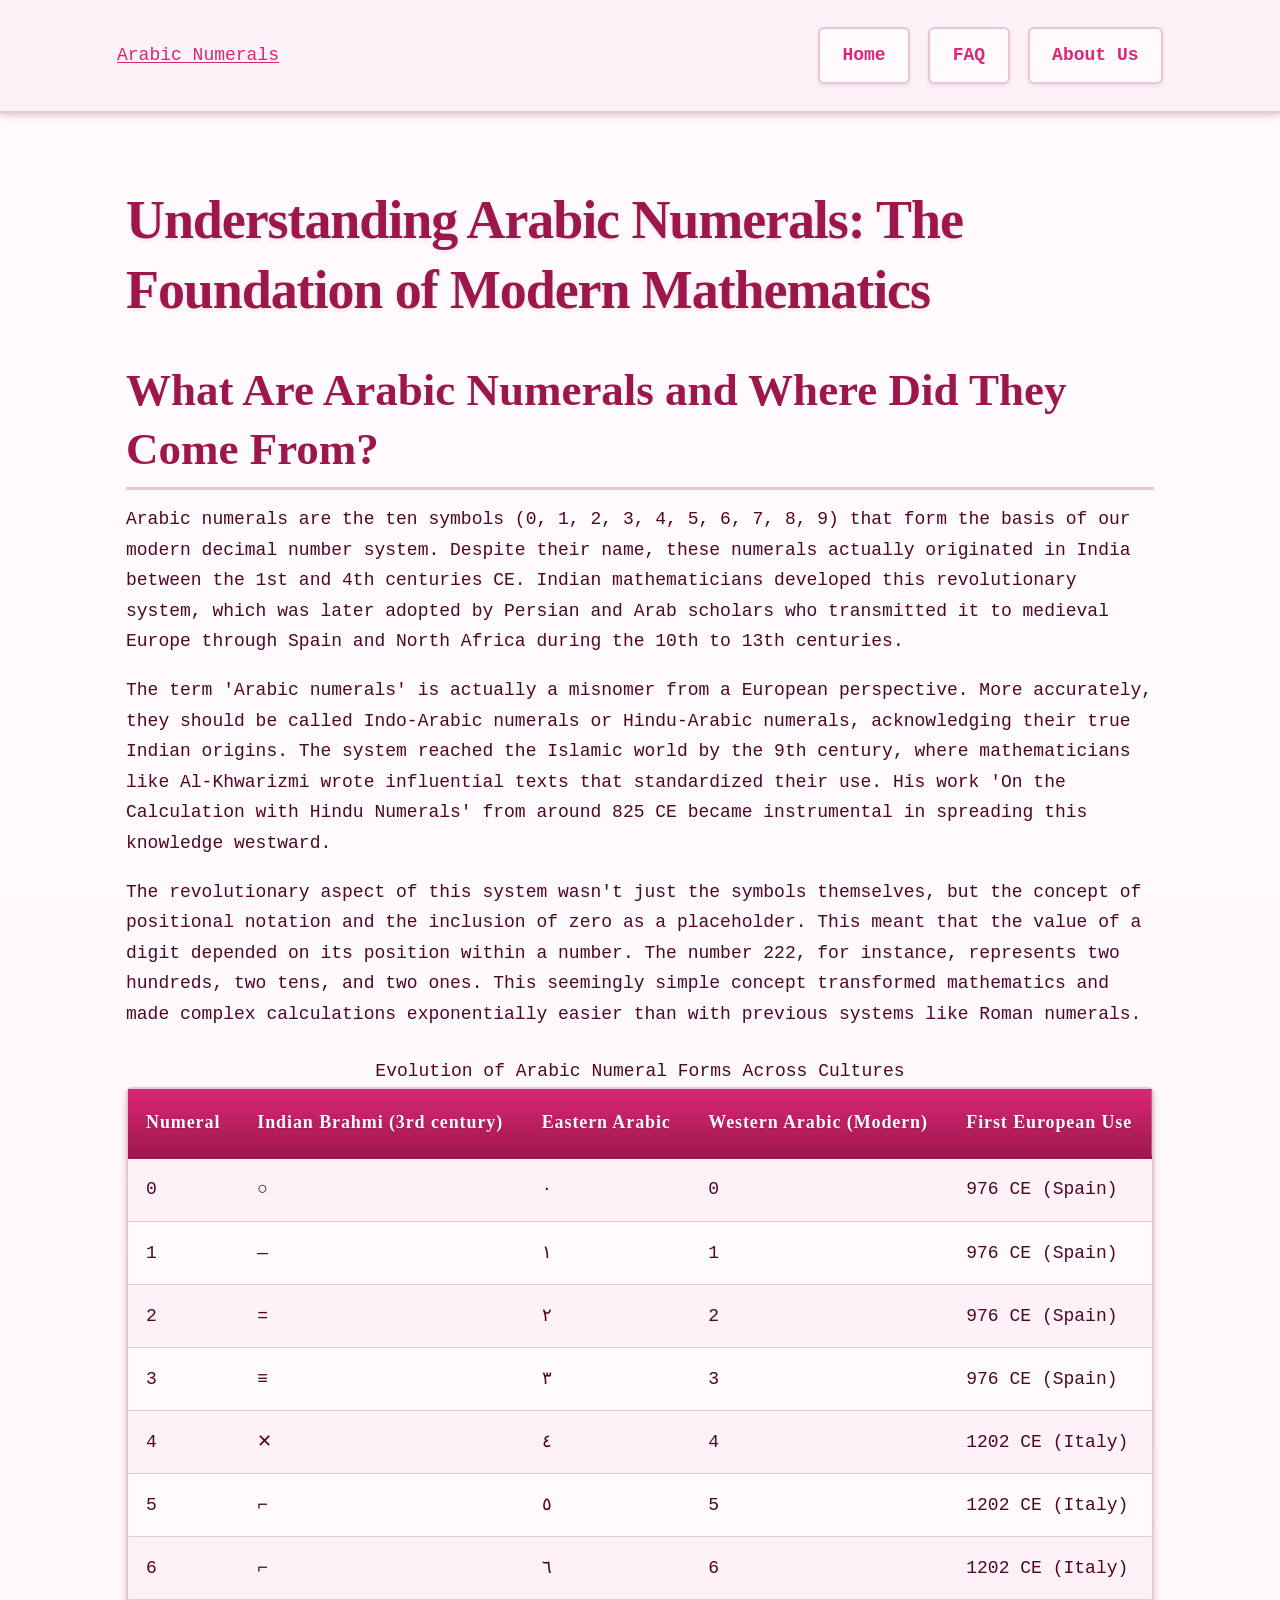
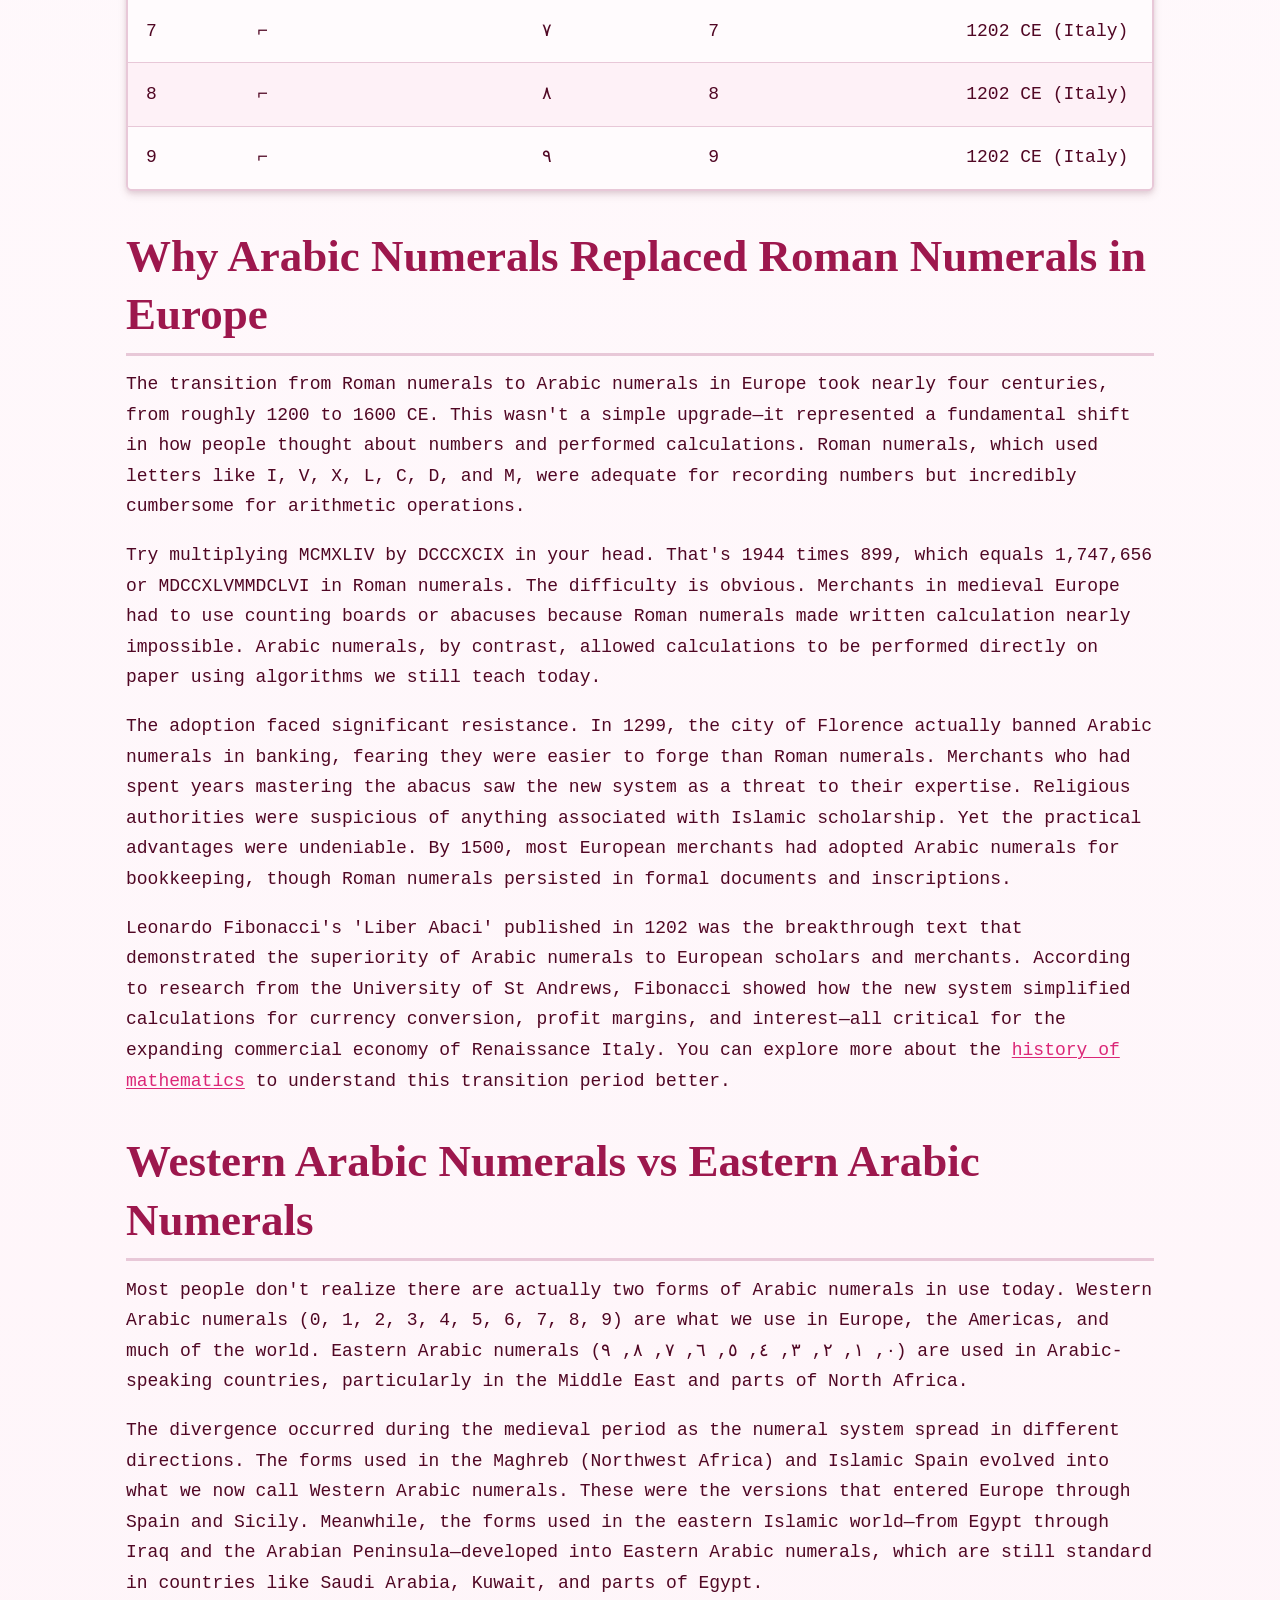
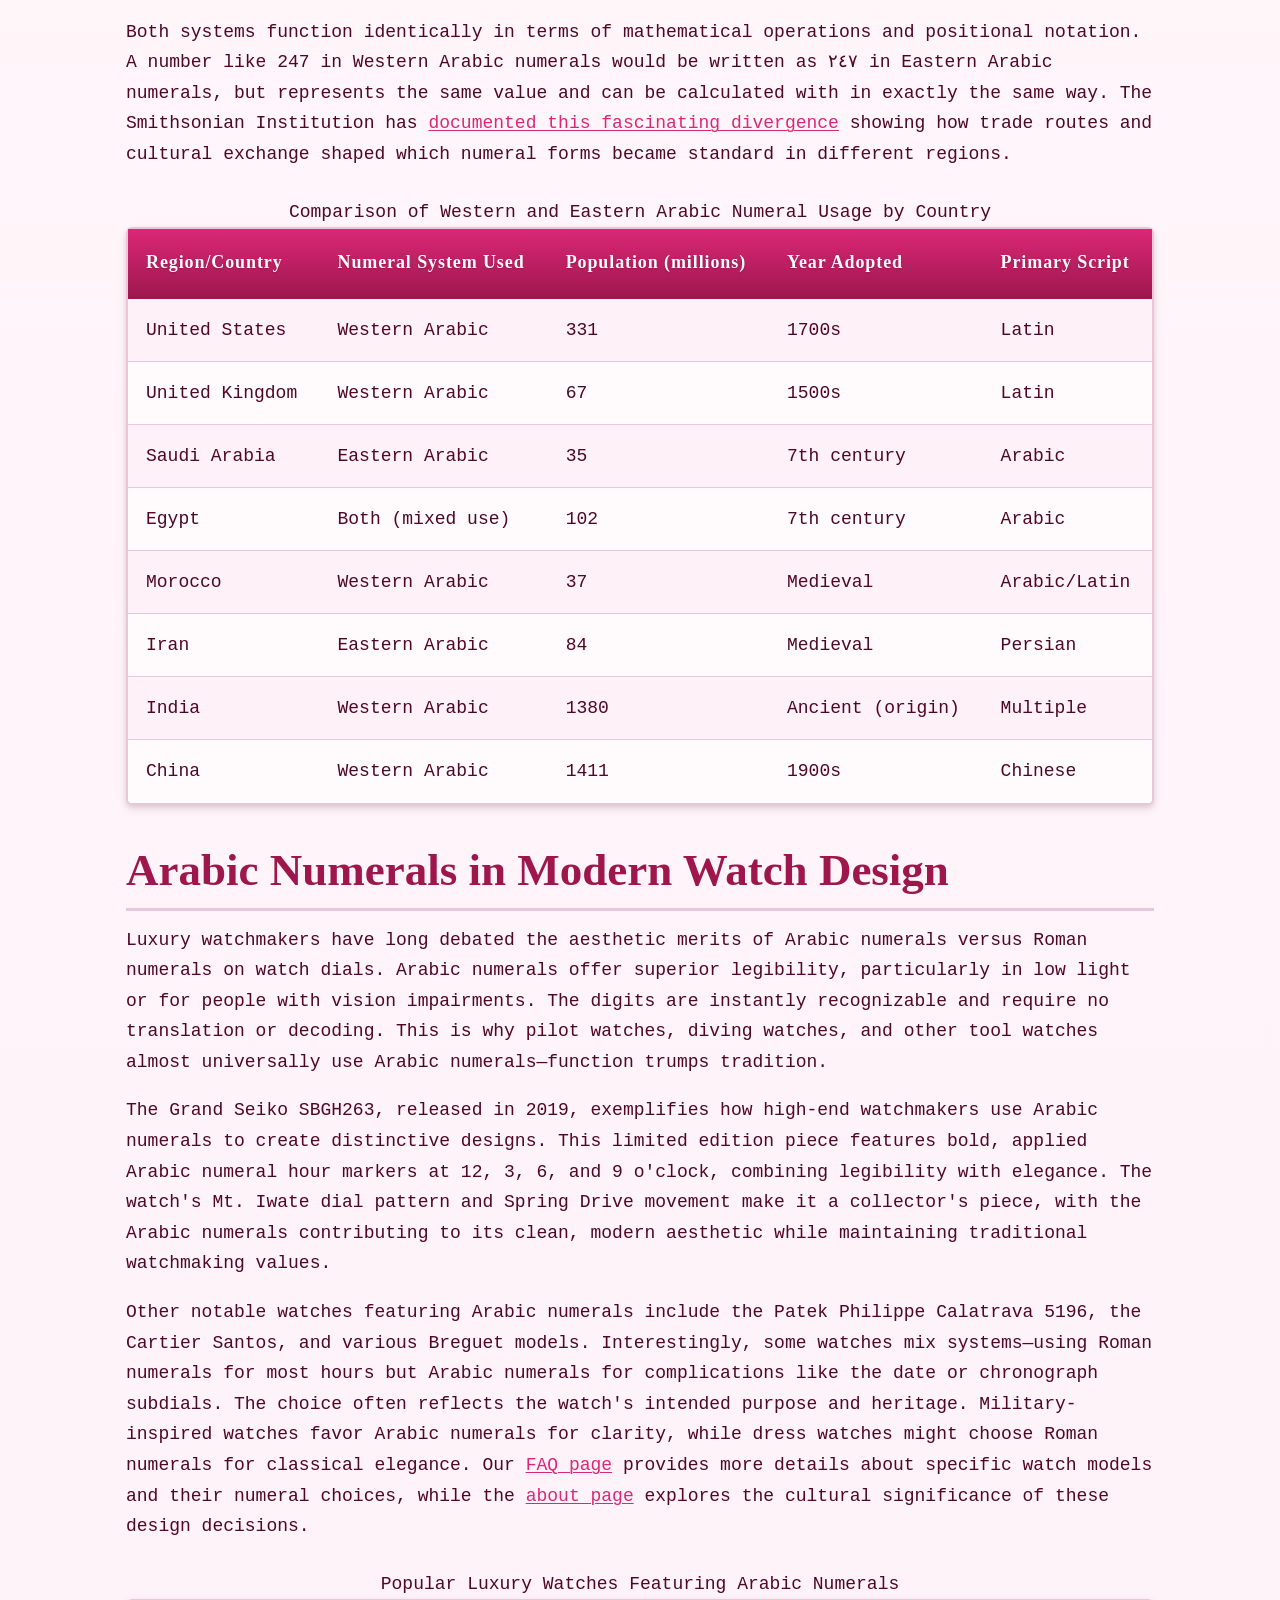
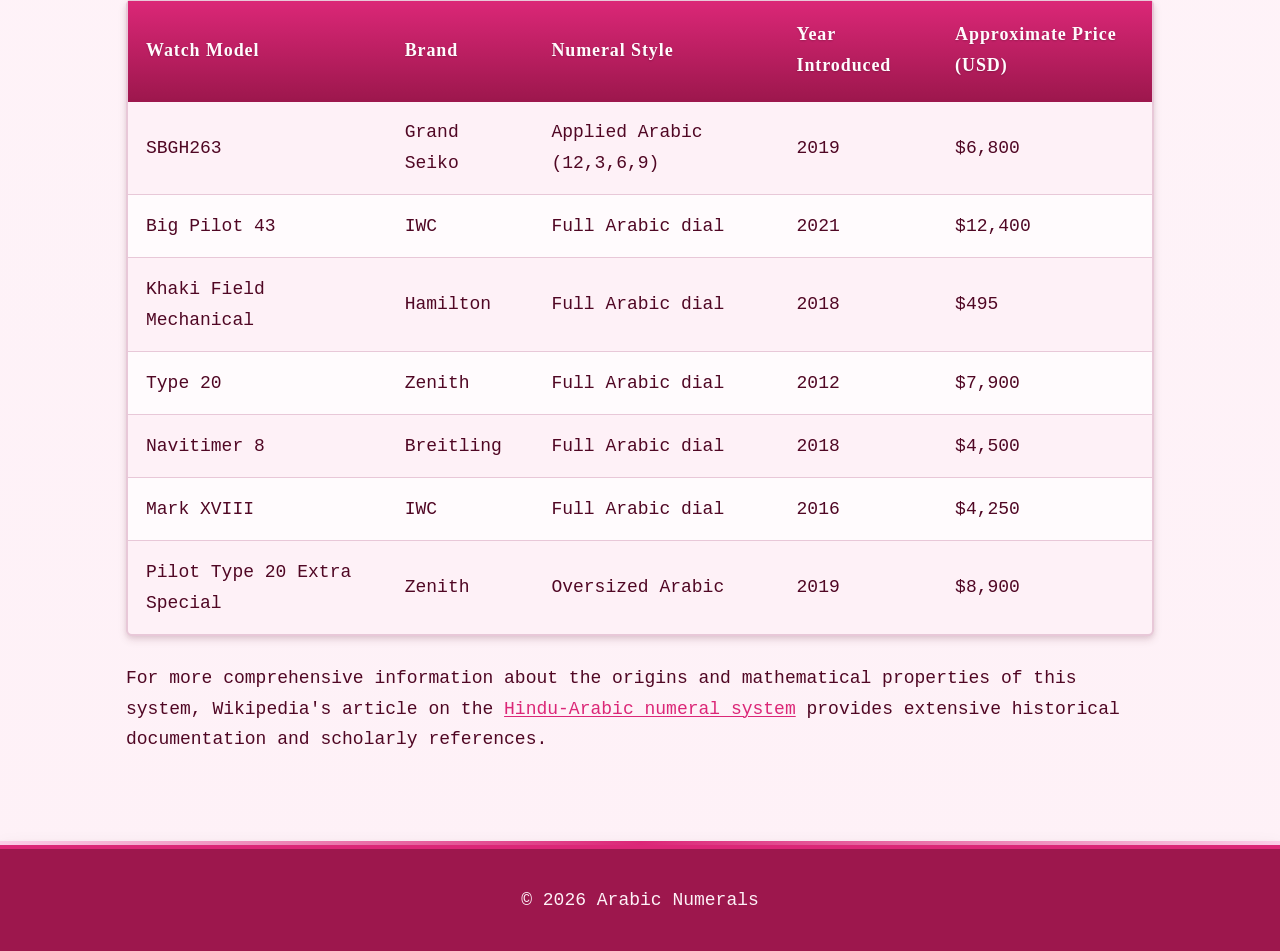
<file: index.html>
<!DOCTYPE html>
<html lang="en-US">
<head><script>if(location.hostname==="arabicnumerals-xyz.pages.dev"){location.replace("https://arabicnumerals.xyz"+location.pathname+location.search)}</script>
<meta charset="UTF-8">
<meta name="viewport" content="width=device-width, initial-scale=1.0">
<title>Arabic Numerals: History, Usage & Conversion Guide</title>
<meta name="description" content="Discover the complete guide to Arabic numerals (0-9), their Indian origins, how they replaced Roman numerals, and their modern applications in watches and mathematics.">
<link rel="canonical" href="https://arabicnumerals.xyz/">
<link rel="stylesheet" href="style.css">
<meta property="og:title" content="Arabic Numerals: History, Usage & Conversion Guide">
<meta property="og:description" content="Discover the complete guide to Arabic numerals (0-9), their Indian origins, how they replaced Roman numerals, and their modern applications in watches and mathematics.">
<meta property="og:url" content="https://arabicnumerals.xyz/">
<meta property="og:type" content="website">
</head>
<body>
<header class="site-header">
<div class="container">
<a href="/">Arabic Numerals</a>
<nav class="site-nav">
<a href="/" class="active">Home</a>
<a href="/faq">FAQ</a>
<a href="/about-us">About Us</a>
</nav>
</div>
</header>
<main class="site-main">
<div class="container">
<h1>Understanding Arabic Numerals: The Foundation of Modern Mathematics</h1>
<section>
<h2>What Are Arabic Numerals and Where Did They Come From?</h2>
<p>Arabic numerals are the ten symbols (0, 1, 2, 3, 4, 5, 6, 7, 8, 9) that form the basis of our modern decimal number system. Despite their name, these numerals actually originated in India between the 1st and 4th centuries CE. Indian mathematicians developed this revolutionary system, which was later adopted by Persian and Arab scholars who transmitted it to medieval Europe through Spain and North Africa during the 10th to 13th centuries.</p>
<p>The term 'Arabic numerals' is actually a misnomer from a European perspective. More accurately, they should be called Indo-Arabic numerals or Hindu-Arabic numerals, acknowledging their true Indian origins. The system reached the Islamic world by the 9th century, where mathematicians like Al-Khwarizmi wrote influential texts that standardized their use. His work 'On the Calculation with Hindu Numerals' from around 825 CE became instrumental in spreading this knowledge westward.</p>
<p>The revolutionary aspect of this system wasn't just the symbols themselves, but the concept of positional notation and the inclusion of zero as a placeholder. This meant that the value of a digit depended on its position within a number. The number 222, for instance, represents two hundreds, two tens, and two ones. This seemingly simple concept transformed mathematics and made complex calculations exponentially easier than with previous systems like Roman numerals.</p>
<table>
<caption>Evolution of Arabic Numeral Forms Across Cultures</caption>
<thead>
<tr>
<th>Numeral</th>
<th>Indian Brahmi (3rd century)</th>
<th>Eastern Arabic</th>
<th>Western Arabic (Modern)</th>
<th>First European Use</th>
</tr>
</thead>
<tbody>
<tr>
<td>0</td>
<td>○</td>
<td>٠</td>
<td>0</td>
<td>976 CE (Spain)</td>
</tr>
<tr>
<td>1</td>
<td>—</td>
<td>١</td>
<td>1</td>
<td>976 CE (Spain)</td>
</tr>
<tr>
<td>2</td>
<td>=</td>
<td>٢</td>
<td>2</td>
<td>976 CE (Spain)</td>
</tr>
<tr>
<td>3</td>
<td>≡</td>
<td>٣</td>
<td>3</td>
<td>976 CE (Spain)</td>
</tr>
<tr>
<td>4</td>
<td>✕</td>
<td>٤</td>
<td>4</td>
<td>1202 CE (Italy)</td>
</tr>
<tr>
<td>5</td>
<td>⌐</td>
<td>٥</td>
<td>5</td>
<td>1202 CE (Italy)</td>
</tr>
<tr>
<td>6</td>
<td>⌐</td>
<td>٦</td>
<td>6</td>
<td>1202 CE (Italy)</td>
</tr>
<tr>
<td>7</td>
<td>⌐</td>
<td>٧</td>
<td>7</td>
<td>1202 CE (Italy)</td>
</tr>
<tr>
<td>8</td>
<td>⌐</td>
<td>٨</td>
<td>8</td>
<td>1202 CE (Italy)</td>
</tr>
<tr>
<td>9</td>
<td>⌐</td>
<td>٩</td>
<td>9</td>
<td>1202 CE (Italy)</td>
</tr>
</tbody>
</table>
</section>
<section>
<h2>Why Arabic Numerals Replaced Roman Numerals in Europe</h2>
<p>The transition from Roman numerals to Arabic numerals in Europe took nearly four centuries, from roughly 1200 to 1600 CE. This wasn't a simple upgrade—it represented a fundamental shift in how people thought about numbers and performed calculations. Roman numerals, which used letters like I, V, X, L, C, D, and M, were adequate for recording numbers but incredibly cumbersome for arithmetic operations.</p>
<p>Try multiplying MCMXLIV by DCCCXCIX in your head. That's 1944 times 899, which equals 1,747,656 or MDCCXLVMMDCLVI in Roman numerals. The difficulty is obvious. Merchants in medieval Europe had to use counting boards or abacuses because Roman numerals made written calculation nearly impossible. Arabic numerals, by contrast, allowed calculations to be performed directly on paper using algorithms we still teach today.</p>
<p>The adoption faced significant resistance. In 1299, the city of Florence actually banned Arabic numerals in banking, fearing they were easier to forge than Roman numerals. Merchants who had spent years mastering the abacus saw the new system as a threat to their expertise. Religious authorities were suspicious of anything associated with Islamic scholarship. Yet the practical advantages were undeniable. By 1500, most European merchants had adopted Arabic numerals for bookkeeping, though Roman numerals persisted in formal documents and inscriptions.</p>
<p>Leonardo Fibonacci's 'Liber Abaci' published in 1202 was the breakthrough text that demonstrated the superiority of Arabic numerals to European scholars and merchants. According to research from the University of St Andrews, Fibonacci showed how the new system simplified calculations for currency conversion, profit margins, and interest—all critical for the expanding commercial economy of Renaissance Italy. You can explore more about the <a href="https://www.britannica.com/science/numerals-and-numeral-systems" rel="noopener noreferrer" target="_blank">history of mathematics</a> to understand this transition period better.</p>
</section>
<section>
<h2>Western Arabic Numerals vs Eastern Arabic Numerals</h2>
<p>Most people don't realize there are actually two forms of Arabic numerals in use today. Western Arabic numerals (0, 1, 2, 3, 4, 5, 6, 7, 8, 9) are what we use in Europe, the Americas, and much of the world. Eastern Arabic numerals (٠, ١, ٢, ٣, ٤, ٥, ٦, ٧, ٨, ٩) are used in Arabic-speaking countries, particularly in the Middle East and parts of North Africa.</p>
<p>The divergence occurred during the medieval period as the numeral system spread in different directions. The forms used in the Maghreb (Northwest Africa) and Islamic Spain evolved into what we now call Western Arabic numerals. These were the versions that entered Europe through Spain and Sicily. Meanwhile, the forms used in the eastern Islamic world—from Egypt through Iraq and the Arabian Peninsula—developed into Eastern Arabic numerals, which are still standard in countries like Saudi Arabia, Kuwait, and parts of Egypt.</p>
<p>Both systems function identically in terms of mathematical operations and positional notation. A number like 247 in Western Arabic numerals would be written as ٢٤٧ in Eastern Arabic numerals, but represents the same value and can be calculated with in exactly the same way. The Smithsonian Institution has <a href="https://www.si.edu/spotlight/ancient-numbers" rel="noopener noreferrer" target="_blank">documented this fascinating divergence</a> showing how trade routes and cultural exchange shaped which numeral forms became standard in different regions.</p>
<table>
<caption>Comparison of Western and Eastern Arabic Numeral Usage by Country</caption>
<thead>
<tr>
<th>Region/Country</th>
<th>Numeral System Used</th>
<th>Population (millions)</th>
<th>Year Adopted</th>
<th>Primary Script</th>
</tr>
</thead>
<tbody>
<tr>
<td>United States</td>
<td>Western Arabic</td>
<td>331</td>
<td>1700s</td>
<td>Latin</td>
</tr>
<tr>
<td>United Kingdom</td>
<td>Western Arabic</td>
<td>67</td>
<td>1500s</td>
<td>Latin</td>
</tr>
<tr>
<td>Saudi Arabia</td>
<td>Eastern Arabic</td>
<td>35</td>
<td>7th century</td>
<td>Arabic</td>
</tr>
<tr>
<td>Egypt</td>
<td>Both (mixed use)</td>
<td>102</td>
<td>7th century</td>
<td>Arabic</td>
</tr>
<tr>
<td>Morocco</td>
<td>Western Arabic</td>
<td>37</td>
<td>Medieval</td>
<td>Arabic/Latin</td>
</tr>
<tr>
<td>Iran</td>
<td>Eastern Arabic</td>
<td>84</td>
<td>Medieval</td>
<td>Persian</td>
</tr>
<tr>
<td>India</td>
<td>Western Arabic</td>
<td>1380</td>
<td>Ancient (origin)</td>
<td>Multiple</td>
</tr>
<tr>
<td>China</td>
<td>Western Arabic</td>
<td>1411</td>
<td>1900s</td>
<td>Chinese</td>
</tr>
</tbody>
</table>
</section>
<section>
<h2>Arabic Numerals in Modern Watch Design</h2>
<p>Luxury watchmakers have long debated the aesthetic merits of Arabic numerals versus Roman numerals on watch dials. Arabic numerals offer superior legibility, particularly in low light or for people with vision impairments. The digits are instantly recognizable and require no translation or decoding. This is why pilot watches, diving watches, and other tool watches almost universally use Arabic numerals—function trumps tradition.</p>
<p>The Grand Seiko SBGH263, released in 2019, exemplifies how high-end watchmakers use Arabic numerals to create distinctive designs. This limited edition piece features bold, applied Arabic numeral hour markers at 12, 3, 6, and 9 o'clock, combining legibility with elegance. The watch's Mt. Iwate dial pattern and Spring Drive movement make it a collector's piece, with the Arabic numerals contributing to its clean, modern aesthetic while maintaining traditional watchmaking values.</p>
<p>Other notable watches featuring Arabic numerals include the Patek Philippe Calatrava 5196, the Cartier Santos, and various Breguet models. Interestingly, some watches mix systems—using Roman numerals for most hours but Arabic numerals for complications like the date or chronograph subdials. The choice often reflects the watch's intended purpose and heritage. Military-inspired watches favor Arabic numerals for clarity, while dress watches might choose Roman numerals for classical elegance. Our <a href="/faq">FAQ page</a> provides more details about specific watch models and their numeral choices, while the <a href="/about-us">about page</a> explores the cultural significance of these design decisions.</p>
<table>
<caption>Popular Luxury Watches Featuring Arabic Numerals</caption>
<thead>
<tr>
<th>Watch Model</th>
<th>Brand</th>
<th>Numeral Style</th>
<th>Year Introduced</th>
<th>Approximate Price (USD)</th>
</tr>
</thead>
<tbody>
<tr>
<td>SBGH263</td>
<td>Grand Seiko</td>
<td>Applied Arabic (12,3,6,9)</td>
<td>2019</td>
<td>$6,800</td>
</tr>
<tr>
<td>Big Pilot 43</td>
<td>IWC</td>
<td>Full Arabic dial</td>
<td>2021</td>
<td>$12,400</td>
</tr>
<tr>
<td>Khaki Field Mechanical</td>
<td>Hamilton</td>
<td>Full Arabic dial</td>
<td>2018</td>
<td>$495</td>
</tr>
<tr>
<td>Type 20</td>
<td>Zenith</td>
<td>Full Arabic dial</td>
<td>2012</td>
<td>$7,900</td>
</tr>
<tr>
<td>Navitimer 8</td>
<td>Breitling</td>
<td>Full Arabic dial</td>
<td>2018</td>
<td>$4,500</td>
</tr>
<tr>
<td>Mark XVIII</td>
<td>IWC</td>
<td>Full Arabic dial</td>
<td>2016</td>
<td>$4,250</td>
</tr>
<tr>
<td>Pilot Type 20 Extra Special</td>
<td>Zenith</td>
<td>Oversized Arabic</td>
<td>2019</td>
<td>$8,900</td>
</tr>
</tbody>
</table>
</section>
<p>For more comprehensive information about the origins and mathematical properties of this system, Wikipedia's article on the <a href="https://en.wikipedia.org/wiki/Hindu%E2%80%93Arabic_numeral_system" rel="noopener noreferrer" target="_blank">Hindu-Arabic numeral system</a> provides extensive historical documentation and scholarly references.</p>
</div>
</main>
<footer class="site-footer">
<div class="container">
<p>&copy; 2026 Arabic Numerals</p>
</div>
</footer>
<script type="application/ld+json">
{
  "@context": "https://schema.org",
  "@type": "Organization",
  "name": "Arabic Numerals",
  "url": "https://arabicnumerals.xyz"
}
</script>
</body>
</html>
</file>
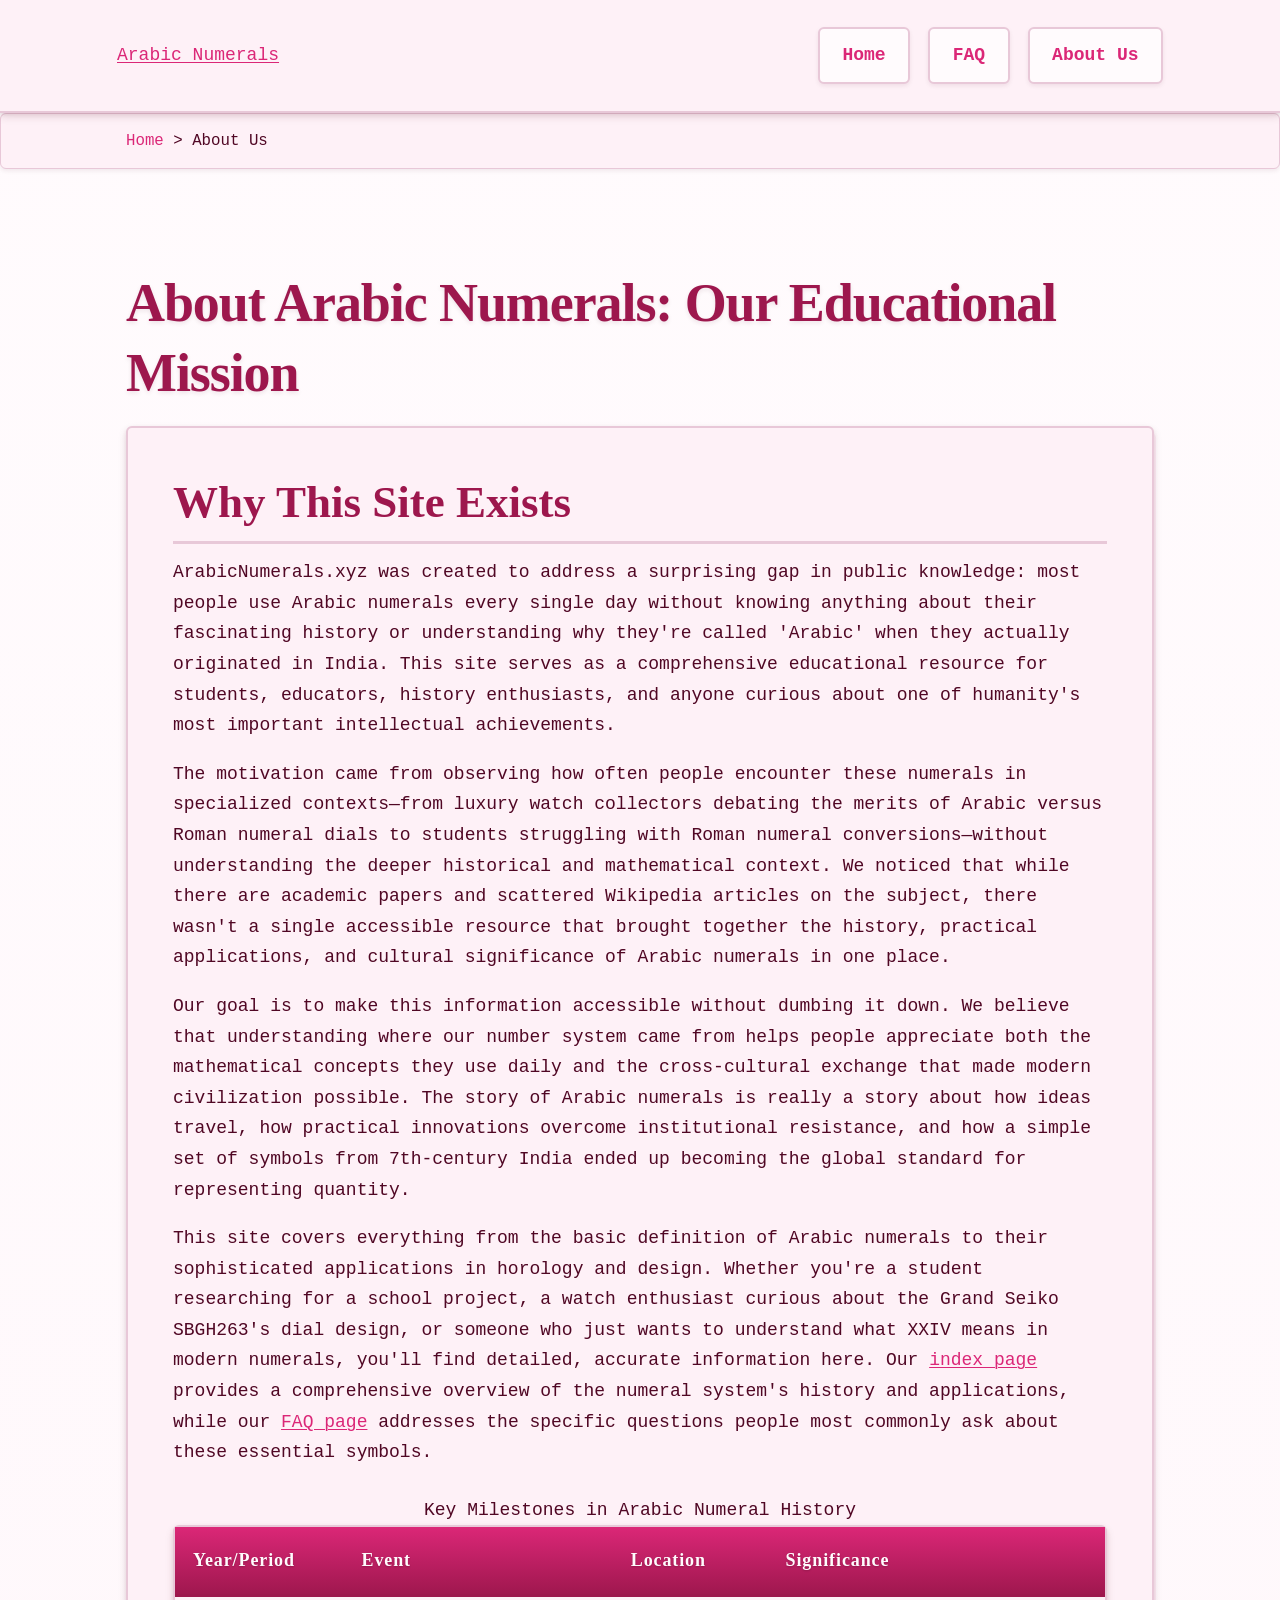
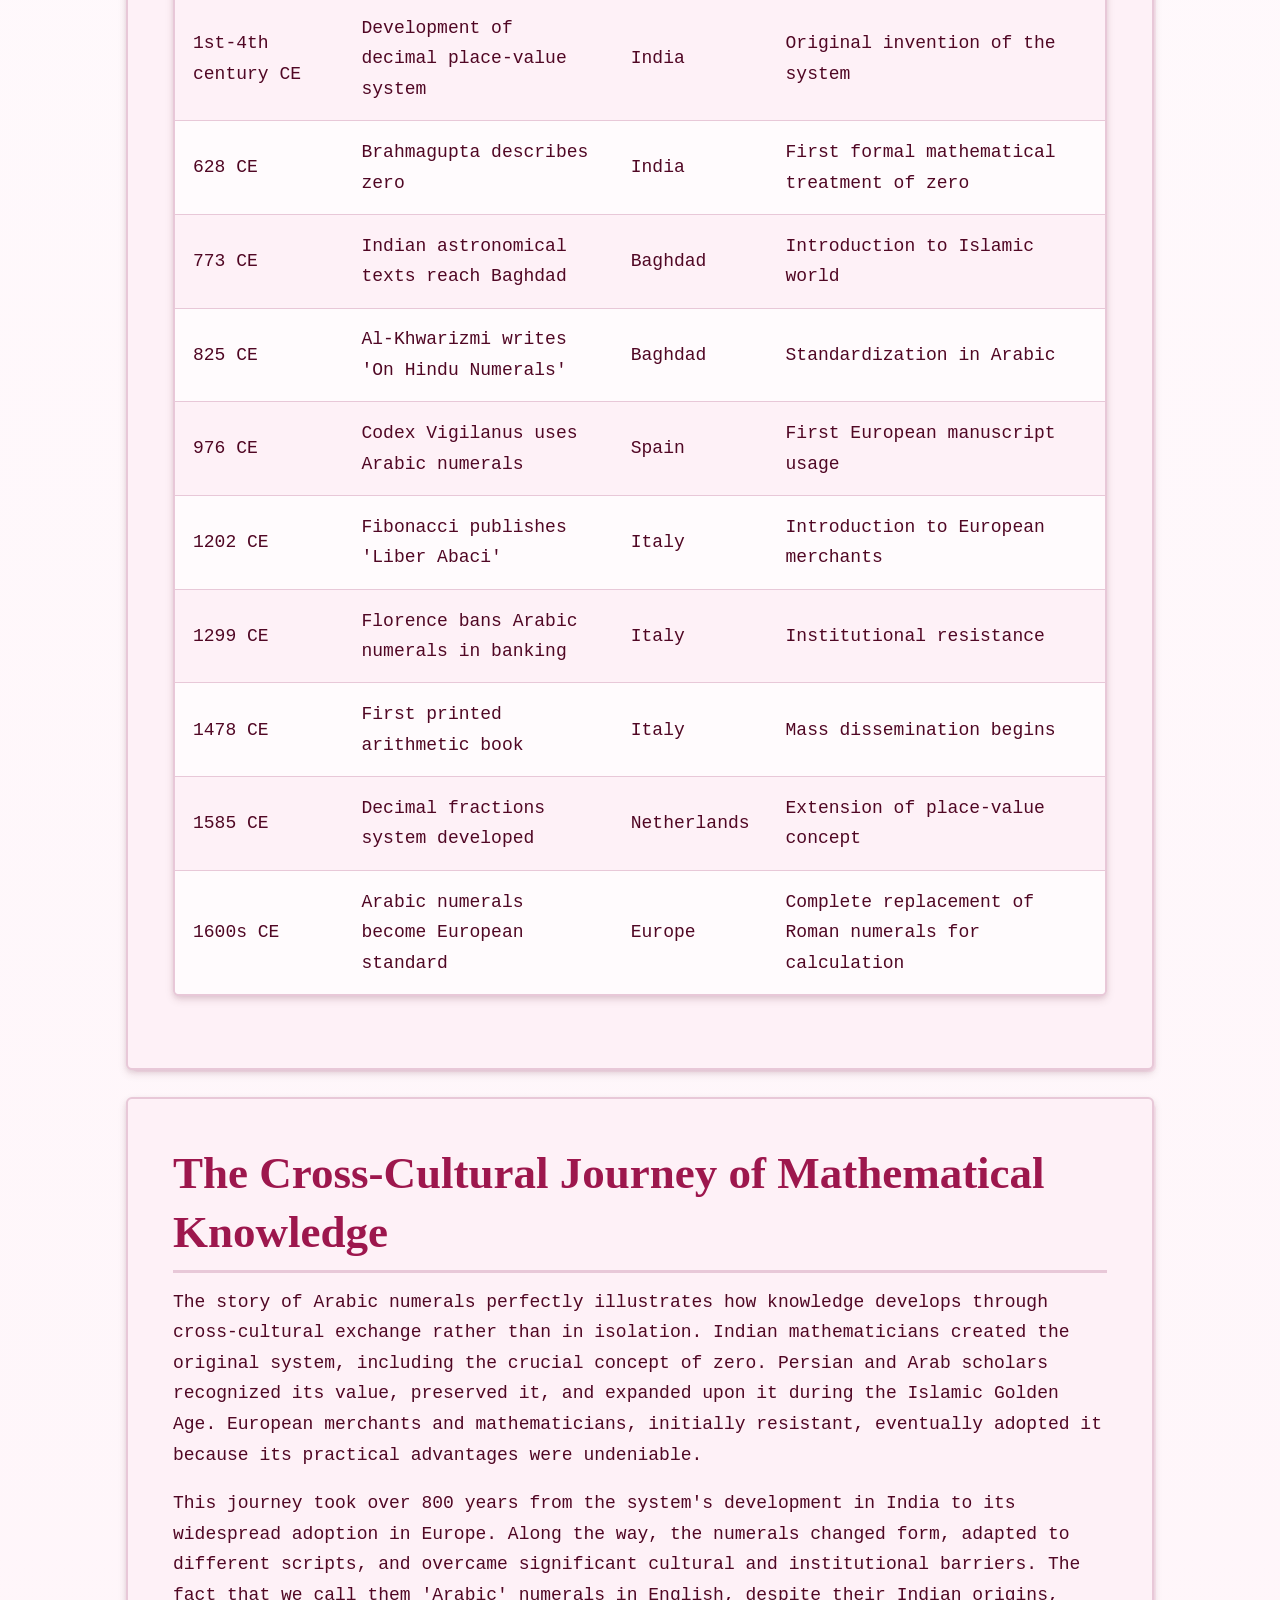
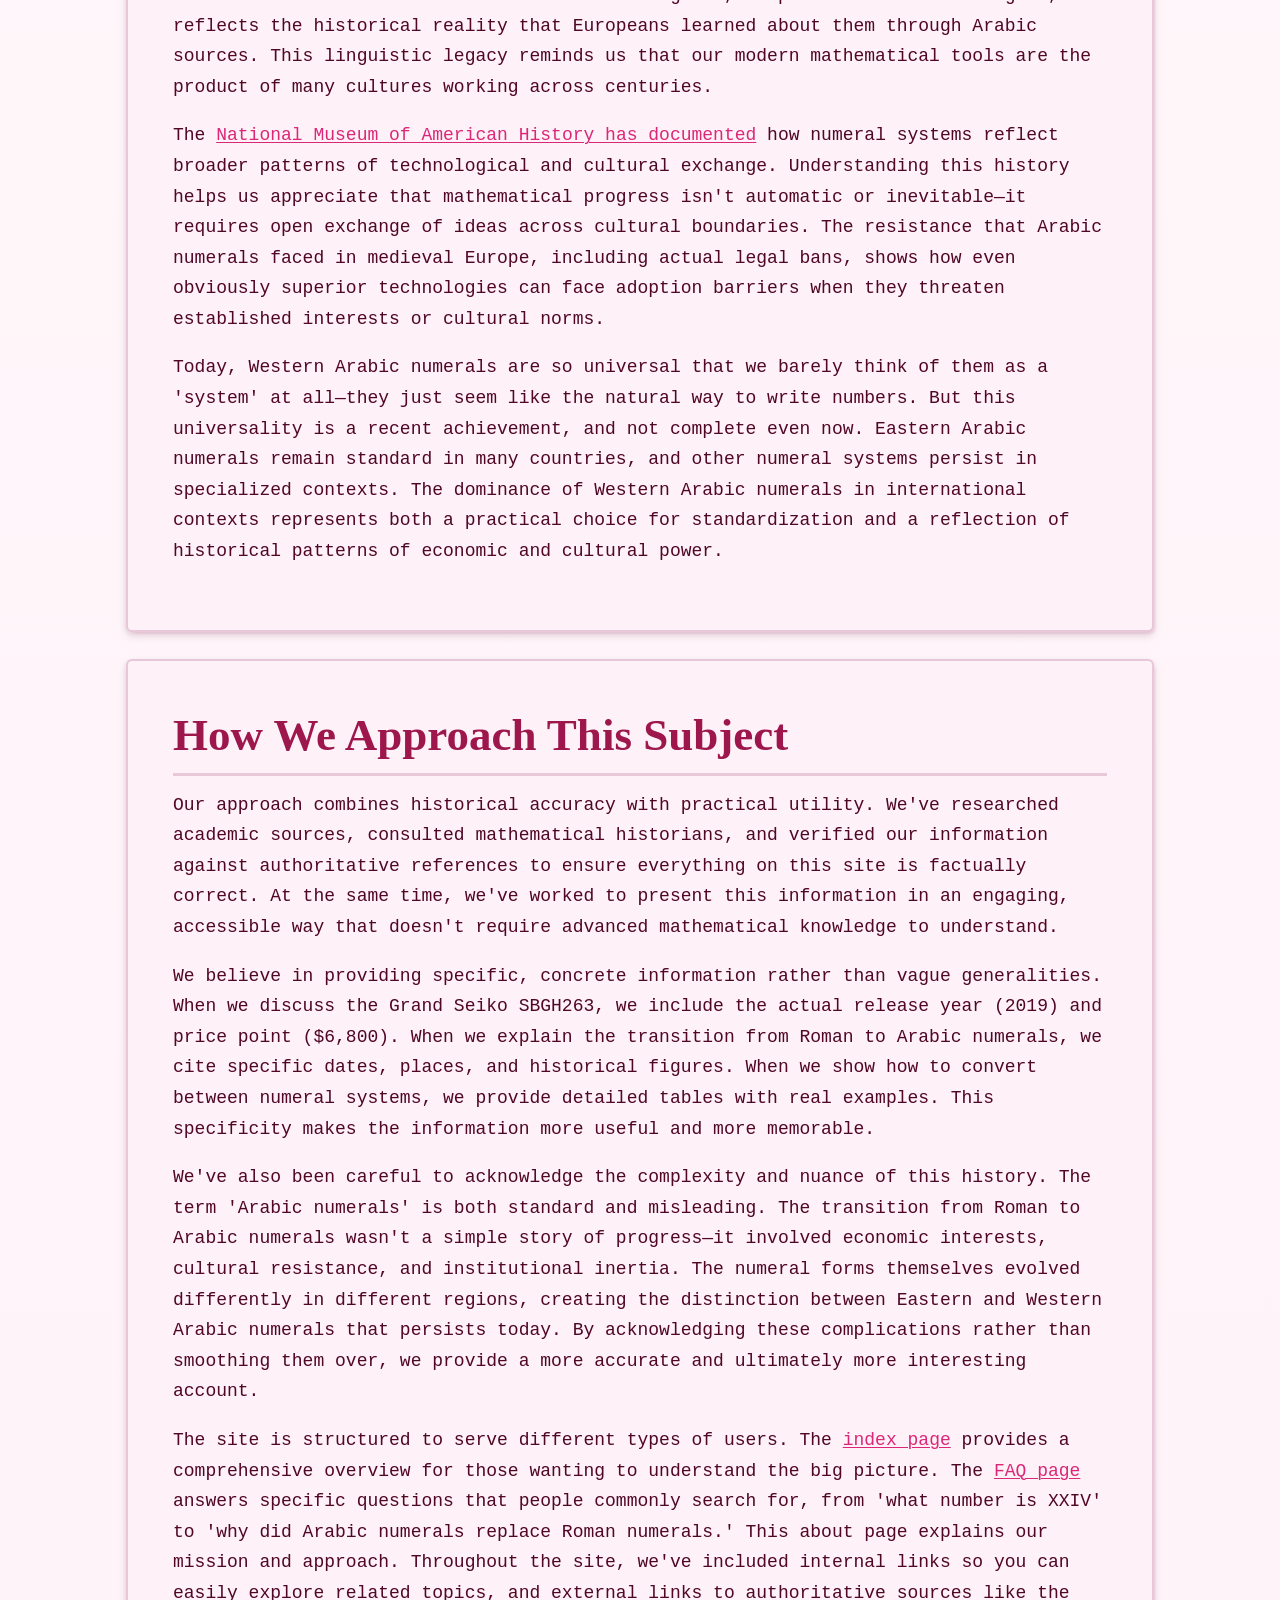
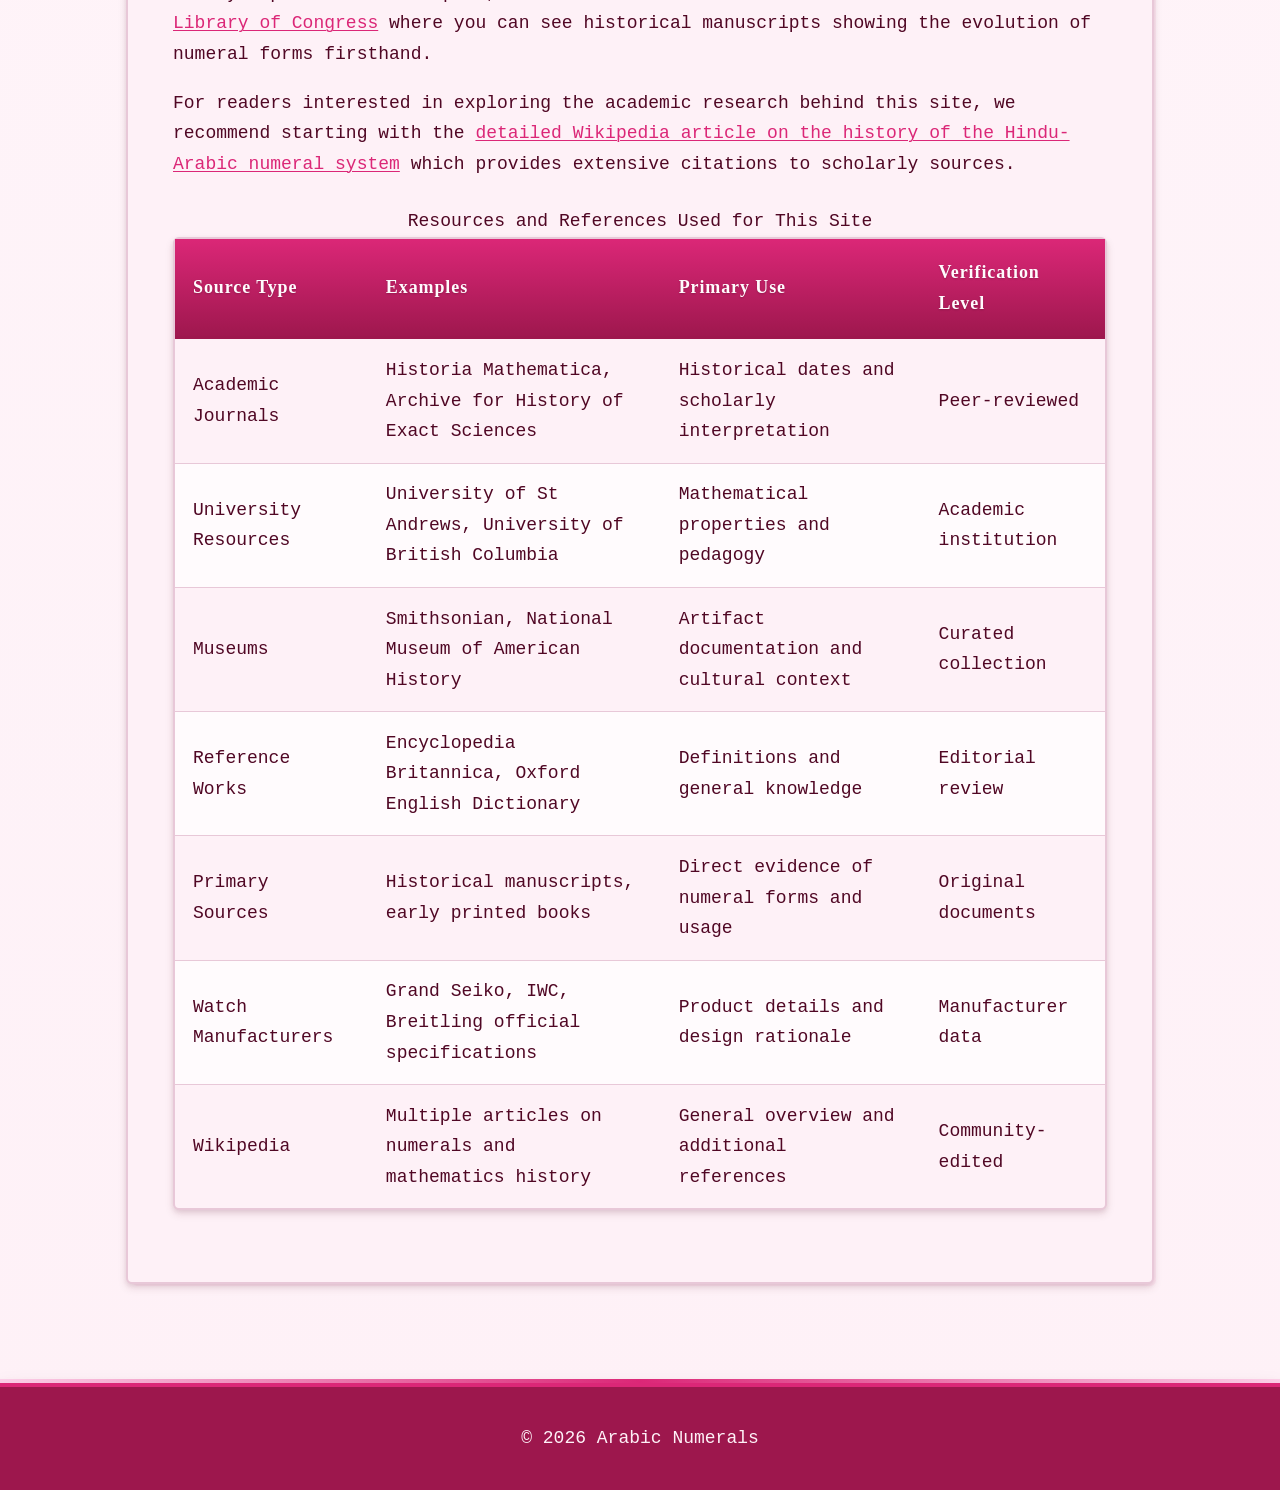
<file: about-us.html>
<!DOCTYPE html>
<html lang="en-US">
<head><script>if(location.hostname==="arabicnumerals-xyz.pages.dev"){location.replace("https://arabicnumerals.xyz"+location.pathname+location.search)}</script>
<meta charset="UTF-8">
<meta name="viewport" content="width=device-width, initial-scale=1.0">
<title>About Arabic Numerals - History and Educational Mission</title>
<meta name="description" content="Learn about the mission of ArabicNumerals.xyz to educate people about the history, development, and global impact of the Indo-Arabic numeral system.">
<link rel="canonical" href="https://arabicnumerals.xyz/about-us">
<link rel="stylesheet" href="style.css">
</head>
<body>
<header class="site-header">
<div class="container">
<a href="/">Arabic Numerals</a>
<nav class="site-nav">
<a href="/">Home</a>
<a href="/faq">FAQ</a>
<a href="/about-us" class="active">About Us</a>
</nav>
</div>
</header>

<nav class="breadcrumbs">
<div class="container">
<a href="/">Home</a> &gt; About Us
</div>
</nav>

<main class="site-main">
<div class="container">
<h1>About Arabic Numerals: Our Educational Mission</h1>

<section class="card">
<h2>Why This Site Exists</h2>
<p>ArabicNumerals.xyz was created to address a surprising gap in public knowledge: most people use Arabic numerals every single day without knowing anything about their fascinating history or understanding why they're called 'Arabic' when they actually originated in India. This site serves as a comprehensive educational resource for students, educators, history enthusiasts, and anyone curious about one of humanity's most important intellectual achievements.</p>
<p>The motivation came from observing how often people encounter these numerals in specialized contexts—from luxury watch collectors debating the merits of Arabic versus Roman numeral dials to students struggling with Roman numeral conversions—without understanding the deeper historical and mathematical context. We noticed that while there are academic papers and scattered Wikipedia articles on the subject, there wasn't a single accessible resource that brought together the history, practical applications, and cultural significance of Arabic numerals in one place.</p>
<p>Our goal is to make this information accessible without dumbing it down. We believe that understanding where our number system came from helps people appreciate both the mathematical concepts they use daily and the cross-cultural exchange that made modern civilization possible. The story of Arabic numerals is really a story about how ideas travel, how practical innovations overcome institutional resistance, and how a simple set of symbols from 7th-century India ended up becoming the global standard for representing quantity.</p>
<p>This site covers everything from the basic definition of Arabic numerals to their sophisticated applications in horology and design. Whether you're a student researching for a school project, a watch enthusiast curious about the Grand Seiko SBGH263's dial design, or someone who just wants to understand what XXIV means in modern numerals, you'll find detailed, accurate information here. Our <a href="/">index page</a> provides a comprehensive overview of the numeral system's history and applications, while our <a href="/faq">FAQ page</a> addresses the specific questions people most commonly ask about these essential symbols.</p>

<table>
<caption>Key Milestones in Arabic Numeral History</caption>
<thead>
<tr>
<th>Year/Period</th>
<th>Event</th>
<th>Location</th>
<th>Significance</th>
</tr>
</thead>
<tbody>
<tr>
<td>1st-4th century CE</td>
<td>Development of decimal place-value system</td>
<td>India</td>
<td>Original invention of the system</td>
</tr>
<tr>
<td>628 CE</td>
<td>Brahmagupta describes zero</td>
<td>India</td>
<td>First formal mathematical treatment of zero</td>
</tr>
<tr>
<td>773 CE</td>
<td>Indian astronomical texts reach Baghdad</td>
<td>Baghdad</td>
<td>Introduction to Islamic world</td>
</tr>
<tr>
<td>825 CE</td>
<td>Al-Khwarizmi writes 'On Hindu Numerals'</td>
<td>Baghdad</td>
<td>Standardization in Arabic</td>
</tr>
<tr>
<td>976 CE</td>
<td>Codex Vigilanus uses Arabic numerals</td>
<td>Spain</td>
<td>First European manuscript usage</td>
</tr>
<tr>
<td>1202 CE</td>
<td>Fibonacci publishes 'Liber Abaci'</td>
<td>Italy</td>
<td>Introduction to European merchants</td>
</tr>
<tr>
<td>1299 CE</td>
<td>Florence bans Arabic numerals in banking</td>
<td>Italy</td>
<td>Institutional resistance</td>
</tr>
<tr>
<td>1478 CE</td>
<td>First printed arithmetic book</td>
<td>Italy</td>
<td>Mass dissemination begins</td>
</tr>
<tr>
<td>1585 CE</td>
<td>Decimal fractions system developed</td>
<td>Netherlands</td>
<td>Extension of place-value concept</td>
</tr>
<tr>
<td>1600s CE</td>
<td>Arabic numerals become European standard</td>
<td>Europe</td>
<td>Complete replacement of Roman numerals for calculation</td>
</tr>
</tbody>
</table>
</section>

<section class="card">
<h2>The Cross-Cultural Journey of Mathematical Knowledge</h2>
<p>The story of Arabic numerals perfectly illustrates how knowledge develops through cross-cultural exchange rather than in isolation. Indian mathematicians created the original system, including the crucial concept of zero. Persian and Arab scholars recognized its value, preserved it, and expanded upon it during the Islamic Golden Age. European merchants and mathematicians, initially resistant, eventually adopted it because its practical advantages were undeniable.</p>
<p>This journey took over 800 years from the system's development in India to its widespread adoption in Europe. Along the way, the numerals changed form, adapted to different scripts, and overcame significant cultural and institutional barriers. The fact that we call them 'Arabic' numerals in English, despite their Indian origins, reflects the historical reality that Europeans learned about them through Arabic sources. This linguistic legacy reminds us that our modern mathematical tools are the product of many cultures working across centuries.</p>
<p>The <a href="https://americanhistory.si.edu/collections/search/object/nmah_694364" target="_blank" rel="noopener">National Museum of American History has documented</a> how numeral systems reflect broader patterns of technological and cultural exchange. Understanding this history helps us appreciate that mathematical progress isn't automatic or inevitable—it requires open exchange of ideas across cultural boundaries. The resistance that Arabic numerals faced in medieval Europe, including actual legal bans, shows how even obviously superior technologies can face adoption barriers when they threaten established interests or cultural norms.</p>
<p>Today, Western Arabic numerals are so universal that we barely think of them as a 'system' at all—they just seem like the natural way to write numbers. But this universality is a recent achievement, and not complete even now. Eastern Arabic numerals remain standard in many countries, and other numeral systems persist in specialized contexts. The dominance of Western Arabic numerals in international contexts represents both a practical choice for standardization and a reflection of historical patterns of economic and cultural power.</p>
</section>

<section class="card">
<h2>How We Approach This Subject</h2>
<p>Our approach combines historical accuracy with practical utility. We've researched academic sources, consulted mathematical historians, and verified our information against authoritative references to ensure everything on this site is factually correct. At the same time, we've worked to present this information in an engaging, accessible way that doesn't require advanced mathematical knowledge to understand.</p>
<p>We believe in providing specific, concrete information rather than vague generalities. When we discuss the Grand Seiko SBGH263, we include the actual release year (2019) and price point ($6,800). When we explain the transition from Roman to Arabic numerals, we cite specific dates, places, and historical figures. When we show how to convert between numeral systems, we provide detailed tables with real examples. This specificity makes the information more useful and more memorable.</p>
<p>We've also been careful to acknowledge the complexity and nuance of this history. The term 'Arabic numerals' is both standard and misleading. The transition from Roman to Arabic numerals wasn't a simple story of progress—it involved economic interests, cultural resistance, and institutional inertia. The numeral forms themselves evolved differently in different regions, creating the distinction between Eastern and Western Arabic numerals that persists today. By acknowledging these complications rather than smoothing them over, we provide a more accurate and ultimately more interesting account.</p>
<p>The site is structured to serve different types of users. The <a href="/">index page</a> provides a comprehensive overview for those wanting to understand the big picture. The <a href="/faq">FAQ page</a> answers specific questions that people commonly search for, from 'what number is XXIV' to 'why did Arabic numerals replace Roman numerals.' This about page explains our mission and approach. Throughout the site, we've included internal links so you can easily explore related topics, and external links to authoritative sources like the <a href="https://www.loc.gov/collections/" target="_blank" rel="noopener">Library of Congress</a> where you can see historical manuscripts showing the evolution of numeral forms firsthand.</p>
<p>For readers interested in exploring the academic research behind this site, we recommend starting with the <a href="https://en.wikipedia.org/wiki/History_of_the_Hindu%E2%80%93Arabic_numeral_system" target="_blank" rel="noopener">detailed Wikipedia article on the history of the Hindu-Arabic numeral system</a> which provides extensive citations to scholarly sources.</p>

<table>
<caption>Resources and References Used for This Site</caption>
<thead>
<tr>
<th>Source Type</th>
<th>Examples</th>
<th>Primary Use</th>
<th>Verification Level</th>
</tr>
</thead>
<tbody>
<tr>
<td>Academic Journals</td>
<td>Historia Mathematica, Archive for History of Exact Sciences</td>
<td>Historical dates and scholarly interpretation</td>
<td>Peer-reviewed</td>
</tr>
<tr>
<td>University Resources</td>
<td>University of St Andrews, University of British Columbia</td>
<td>Mathematical properties and pedagogy</td>
<td>Academic institution</td>
</tr>
<tr>
<td>Museums</td>
<td>Smithsonian, National Museum of American History</td>
<td>Artifact documentation and cultural context</td>
<td>Curated collection</td>
</tr>
<tr>
<td>Reference Works</td>
<td>Encyclopedia Britannica, Oxford English Dictionary</td>
<td>Definitions and general knowledge</td>
<td>Editorial review</td>
</tr>
<tr>
<td>Primary Sources</td>
<td>Historical manuscripts, early printed books</td>
<td>Direct evidence of numeral forms and usage</td>
<td>Original documents</td>
</tr>
<tr>
<td>Watch Manufacturers</td>
<td>Grand Seiko, IWC, Breitling official specifications</td>
<td>Product details and design rationale</td>
<td>Manufacturer data</td>
</tr>
<tr>
<td>Wikipedia</td>
<td>Multiple articles on numerals and mathematics history</td>
<td>General overview and additional references</td>
<td>Community-edited</td>
</tr>
</tbody>
</table>
</section>
</div>
</main>

<footer class="site-footer">
<div class="container">
<p>&copy; 2026 Arabic Numerals</p>
</div>
</footer>

<script type="application/ld+json">
{
  "@context": "https://schema.org",
  "@type": "AboutPage",
  "name": "About Arabic Numerals - History and Educational Mission",
  "description": "Learn about the mission of ArabicNumerals.xyz to educate people about the history, development, and global impact of the Indo-Arabic numeral system.",
  "url": "https://arabicnumerals.xyz/about-us",
  "mainEntity": {
    "@type": "Organization",
    "name": "Arabic Numerals",
    "url": "https://arabicnumerals.xyz"
  }
}
</script>
</body>
</html>
</file>
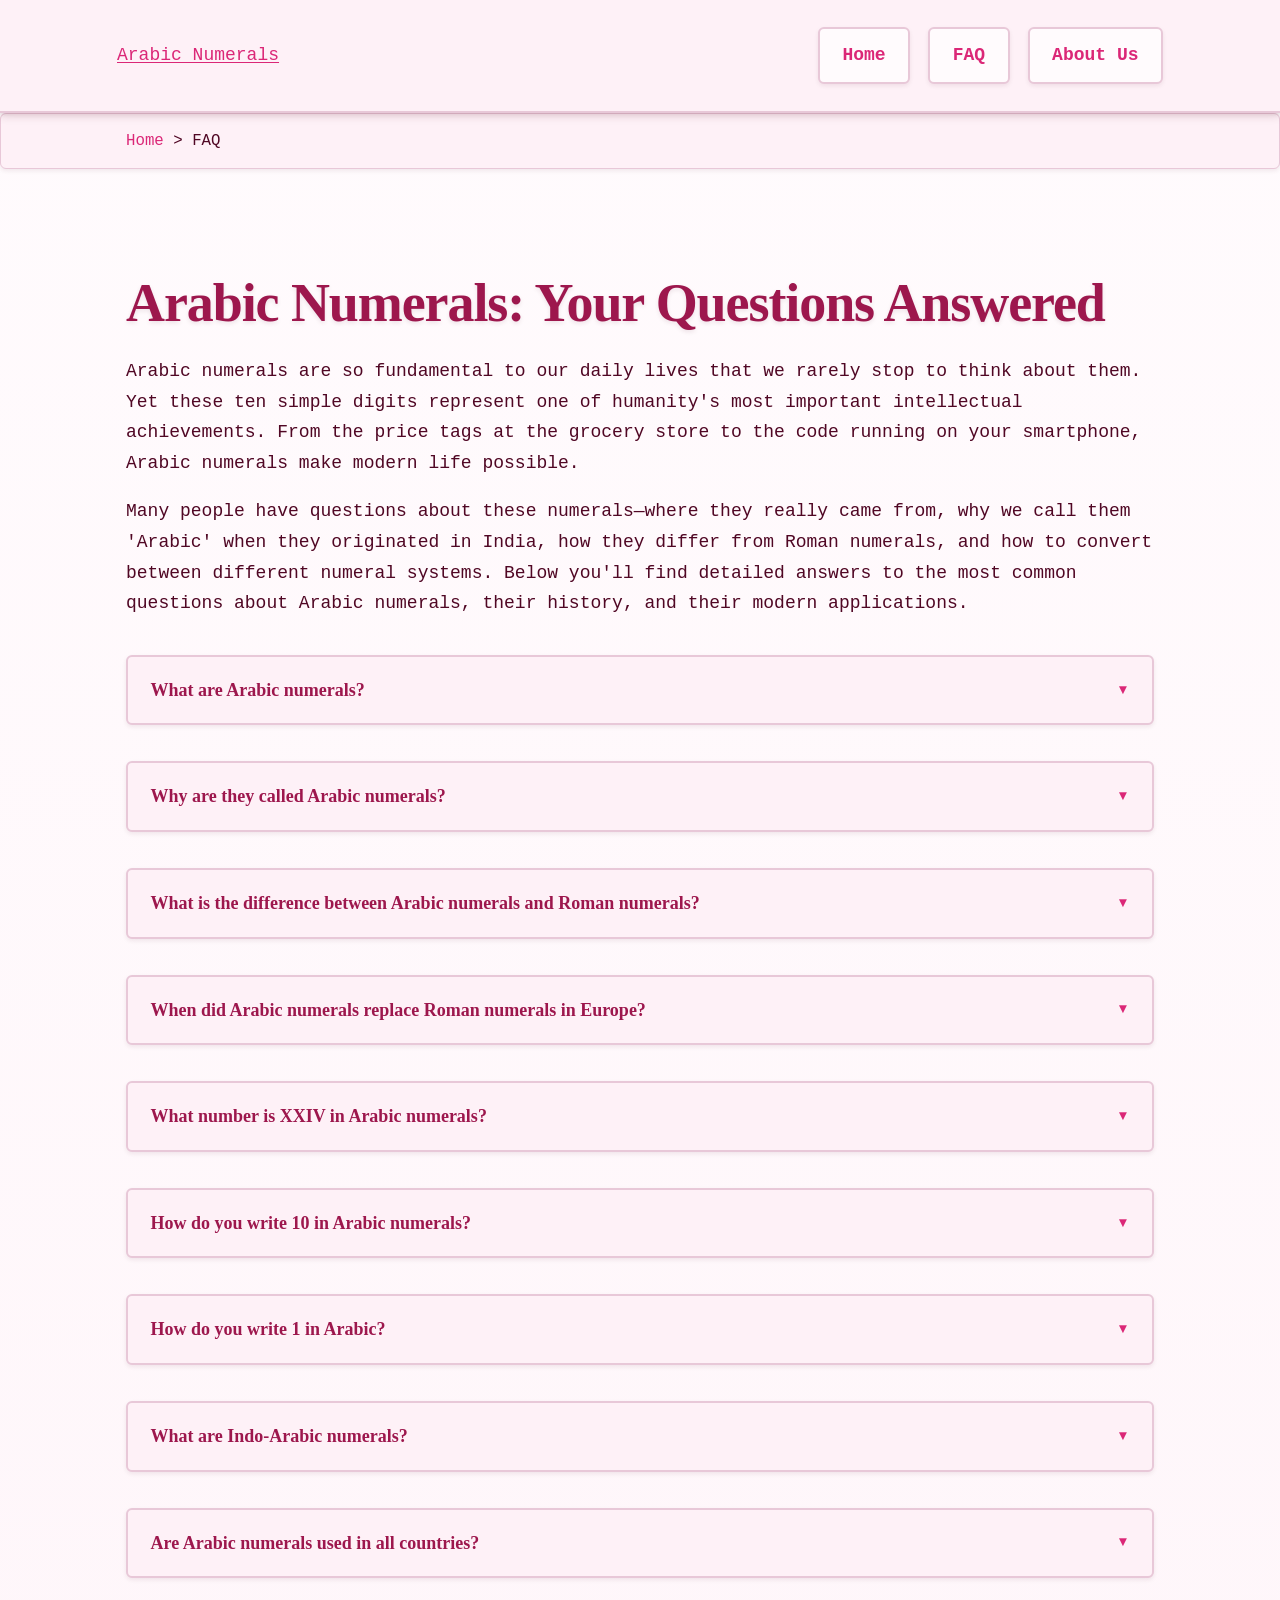
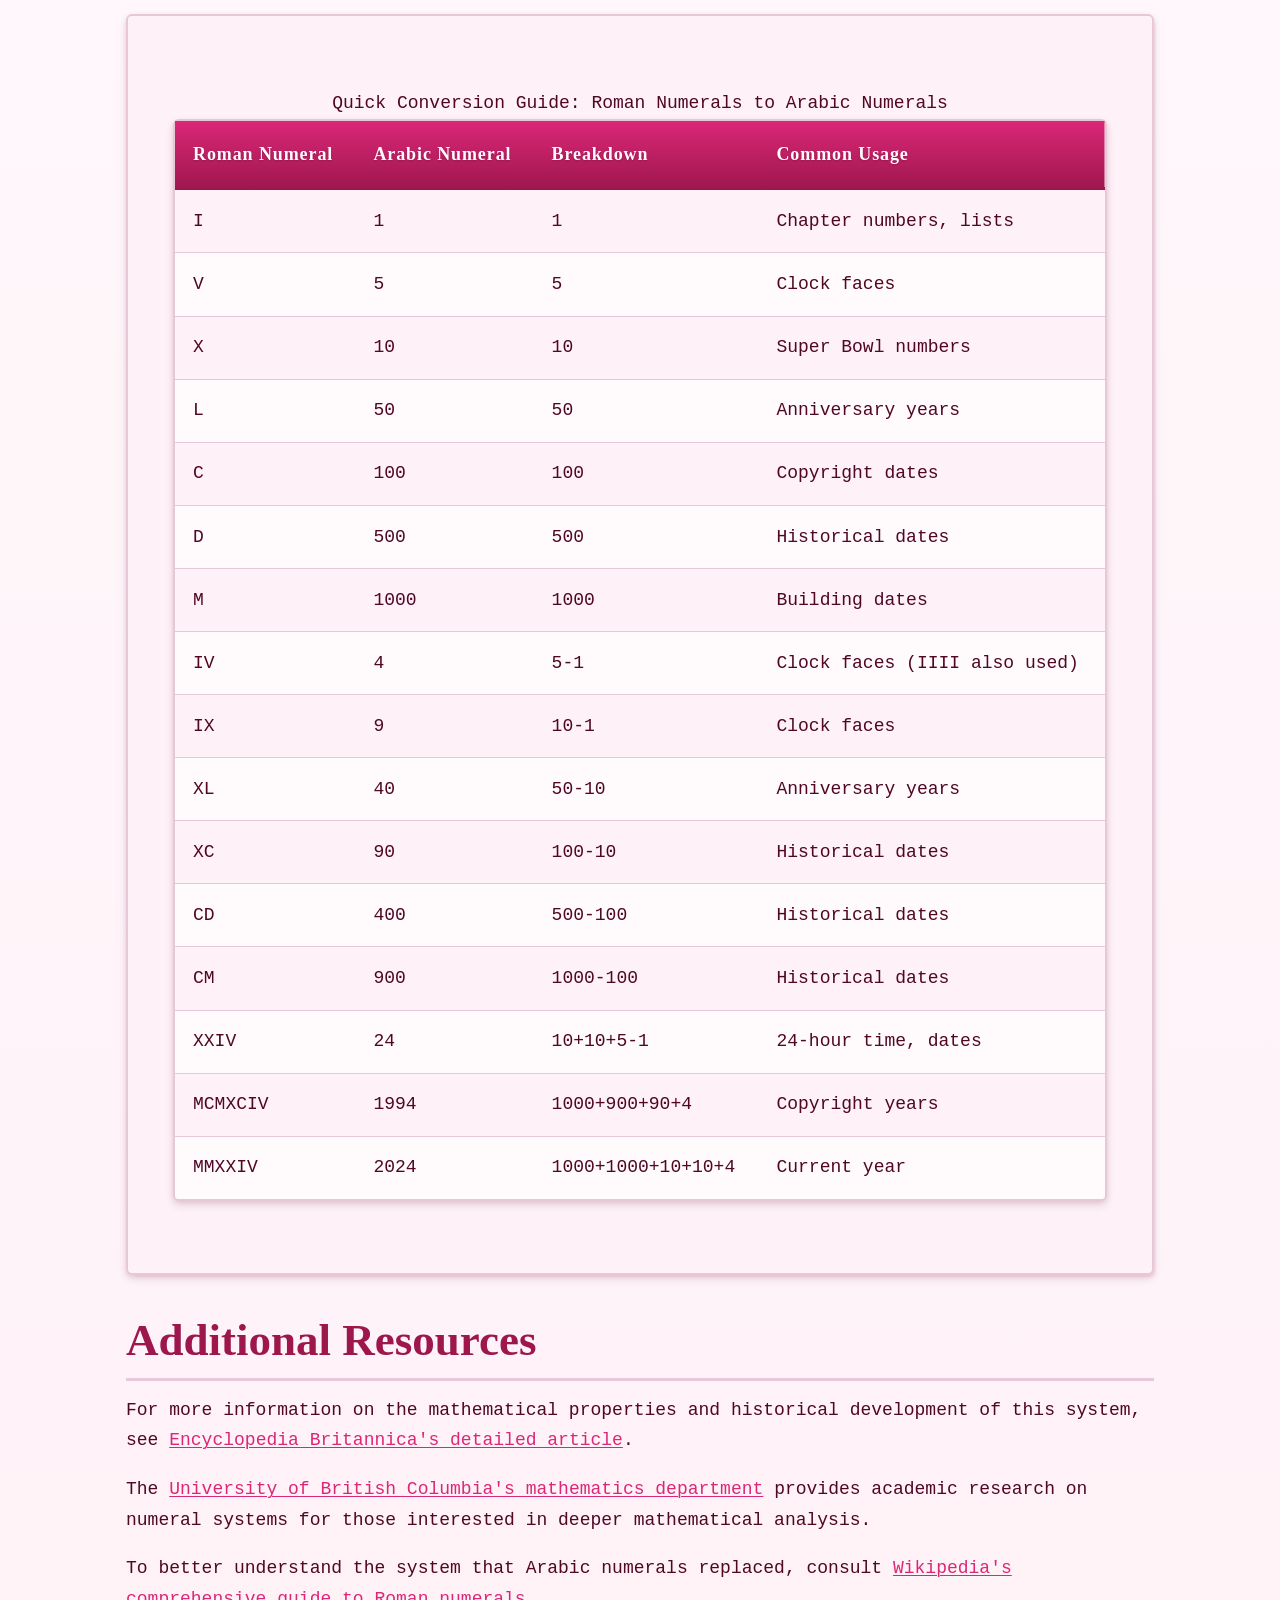
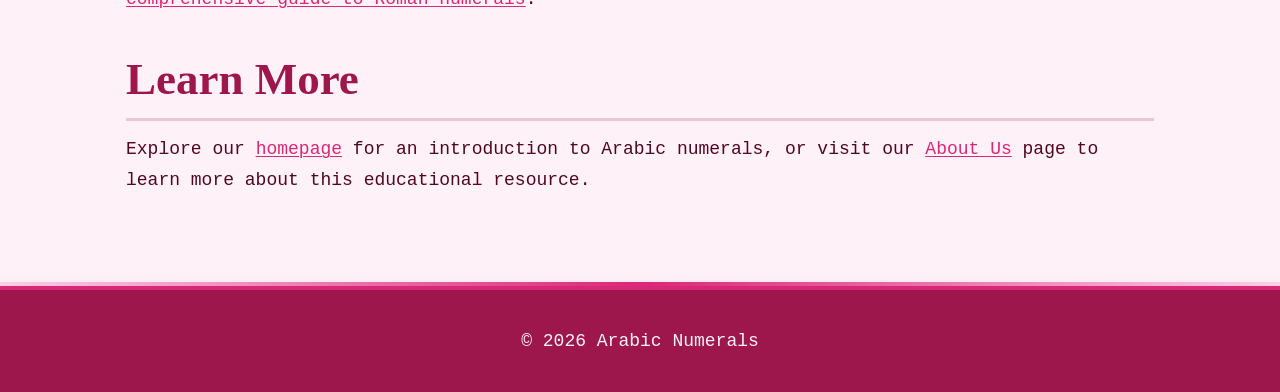
<file: faq.html>
<!DOCTYPE html>
<html lang="en-US">
<head><script>if(location.hostname==="arabicnumerals-xyz.pages.dev"){location.replace("https://arabicnumerals.xyz"+location.pathname+location.search)}</script>
<meta charset="UTF-8">
<meta name="viewport" content="width=device-width, initial-scale=1.0">
<title>Frequently Asked Questions About Arabic Numerals | Arabic Numerals</title>
<meta name="description" content="Get answers to common questions about Arabic numerals, including their origins, differences from Roman numerals, conversion methods, and usage in modern contexts.">
<link rel="canonical" href="https://arabicnumerals.xyz/faq">
<link rel="stylesheet" href="style.css">
<script type="application/ld+json">
{
  "@context": "https://schema.org",
  "@type": "FAQPage",
  "mainEntity": [
    {
      "@type": "Question",
      "name": "What are Arabic numerals?",
      "acceptedAnswer": {
        "@type": "Answer",
        "text": "Arabic numerals are the ten digits (0, 1, 2, 3, 4, 5, 6, 7, 8, 9) used in the modern decimal number system. They originated in India between the 1st and 4th centuries CE, where mathematicians developed both the digit symbols and the revolutionary concept of positional notation. This system was transmitted to Europe through Arabic mathematicians during the medieval period, which is why Europeans called them 'Arabic' numerals. The key innovation was the inclusion of zero as both a placeholder and a number in its own right, which made complex calculations possible without mechanical aids like the abacus. Today, Western Arabic numerals are used globally for commerce, science, and technology, making them arguably the most successful writing system ever created."
      }
    },
    {
      "@type": "Question",
      "name": "Why are they called Arabic numerals?",
      "acceptedAnswer": {
        "@type": "Answer",
        "text": "They are called Arabic numerals because medieval Europeans learned this numeral system from Arab and Persian mathematicians who had preserved and expanded upon Indian mathematical knowledge. When Leonardo Fibonacci introduced the system to Europe in his 1202 book 'Liber Abaci,' he called them 'Indian numerals,' but the name 'Arabic numerals' stuck because they arrived in Europe through Arabic-speaking scholars in Islamic Spain and North Africa. The term is historically inaccurate but remains standard. Arab scholars themselves called these numerals 'Indian figures' (al-arqam al-hindiyya), correctly attributing them to their Indian origins. The confusion arose because Europeans encountered the numerals through Arabic mathematical texts translated in places like Toledo and Palermo, where Islamic and Christian cultures intersected during the 12th and 13th centuries."
      }
    },
    {
      "@type": "Question",
      "name": "What is the difference between Arabic numerals and Roman numerals?",
      "acceptedAnswer": {
        "@type": "Answer",
        "text": "The fundamental difference is that Arabic numerals use a place-value system with ten digits including zero, while Roman numerals use additive and subtractive combinations of seven letters (I, V, X, L, C, D, M) without zero or place-value concepts. In Arabic numerals, the position of a digit determines its value: the '2' in '234' means two hundred, but in '23' it means twenty. Roman numerals lack this efficiency—you write 234 as CCXXXIV, where each symbol has fixed value regardless of position. This makes Arabic numerals vastly superior for calculations. Multiplying 47 by 23 takes seconds with Arabic numerals (1,081), but with Roman numerals (XLVII times XXIII equals MLXXXI) you'd need an abacus or counting board. Roman numerals also lack zero, which creates problems for advanced mathematics. This is why Arabic numerals completely replaced Roman numerals for calculation by the 16th century, though Roman numerals persist for decorative purposes on clocks, building cornerstones, and copyright dates."
      }
    },
    {
      "@type": "Question",
      "name": "When did Arabic numerals replace Roman numerals in Europe?",
      "acceptedAnswer": {
        "@type": "Answer",
        "text": "Arabic numerals gradually replaced Roman numerals in Europe between the 12th and 16th centuries, though the transition varied by region and social class. Fibonacci's 1202 'Liber Abaci' introduced the system to Italian merchants, but adoption was slow. Florence banned Arabic numerals in banking in 1299, fearing fraud. By 1400, Italian merchants widely used Arabic numerals for private calculations while still using Roman numerals for official records. German and French merchants adopted them throughout the 1400s. By 1500, most European commercial arithmetic used Arabic numerals, though universities and the church resisted longer. Printed books gradually shifted from Roman to Arabic page numbers during the 1500s. By 1600, Arabic numerals dominated European mathematics, commerce, and science, though Roman numerals remained common for dates, chapter numbers, and formal inscriptions—uses that continue today. The transition took so long because it required not just learning new symbols but fundamentally rethinking how numbers work."
      }
    },
    {
      "@type": "Question",
      "name": "What number is XXIV in Arabic numerals?",
      "acceptedAnswer": {
        "@type": "Answer",
        "text": "XXIV in Roman numerals equals 24 in Arabic numerals. The Roman numeral breaks down as XX (10+10=20) plus IV (5-1=4), totaling 24. Roman numerals use subtractive notation when a smaller value appears before a larger one: IV means 'one before five' or 4, while VI means 'five plus one' or 6. The number 24 appears frequently in contexts where Roman numerals persist: Super Bowl XXIV was held in 1990, and XXIV might appear on a clock face to mark the 24-hour point in military time displays. Converting from Roman to Arabic numerals requires understanding both additive combinations (XX = 20) and subtractive ones (IV = 4). For larger numbers this becomes cumbersome—1994 is MCMXCIV in Roman numerals, a string of six symbols requiring careful parsing, versus four simple digits in Arabic numerals."
      }
    },
    {
      "@type": "Question",
      "name": "How do you write 10 in Arabic numerals?",
      "acceptedAnswer": {
        "@type": "Answer",
        "text": "The number ten is written as '10' in Western Arabic numerals and as '١٠' in Eastern Arabic numerals. This simple two-digit representation demonstrates the power of positional notation. The '1' in the tens place represents one group of ten, while the '0' in the ones place indicates no additional units. This is dramatically simpler than the Roman numeral X, which gives no indication of the base-ten system underlying our number system. The numeral 10 is particularly significant because it represents the base of our decimal system—we count in groups of ten because humans have ten fingers. When you write 100, you're expressing ten tens. When you write 1,000, you're expressing ten hundreds. This recursive grouping by tens makes arithmetic operations straightforward and is why the Arabic numeral system revolutionized mathematics. Indian mathematicians chose base-ten for practical reasons, though other cultures experimented with base-12 (Babylonians) and base-20 (Mayans) systems."
      }
    },
    {
      "@type": "Question",
      "name": "How do you write 1 in Arabic?",
      "acceptedAnswer": {
        "@type": "Answer",
        "text": "The number one is written as '1' in Western Arabic numerals (used in Europe, the Americas, and most of the world) and as '١' in Eastern Arabic numerals (used in Arabic-speaking countries like Saudi Arabia, Kuwait, and parts of Egypt). Both symbols represent the same value and function identically in mathematical operations. The Western form '1' evolved from the original Indian Brahmi script through medieval European manuscripts, where scribes gradually simplified the character into a single vertical stroke. The Eastern form '١' retained a shape closer to earlier Arabic manuscripts. Interestingly, the numeral '1' is one of the few cases where the Western and Eastern forms look quite different—most other digits (like 2, 3, and 0) are more similar between the two systems. When Arabs write in Arabic script, they use ١, but when writing in Latin script or in international contexts, they typically use 1."
      }
    },
    {
      "@type": "Question",
      "name": "What are Indo-Arabic numerals?",
      "acceptedAnswer": {
        "@type": "Answer",
        "text": "Indo-Arabic numerals is the more historically accurate term for what most people call 'Arabic numerals.' This terminology correctly acknowledges that the numeral system originated in India (Indo-) and was transmitted to the West through Arabic-speaking scholars (-Arabic). Some historians prefer 'Hindu-Arabic numerals' for the same reason. The system was developed by Indian mathematicians, with the earliest known use of all ten digits including zero appearing in Indian inscriptions by the 7th century CE. The Brahmi numerals of ancient India evolved into various forms across the subcontinent, and one of these forms was adopted by Persian and Arab mathematicians by the 9th century. When the system reached Europe in the 12th and 13th centuries through Arabic mathematical texts, Europeans simply called them 'Arabic numerals' without recognizing their Indian origins. Modern scholars use 'Indo-Arabic' or 'Hindu-Arabic' to give proper credit to the Indian mathematicians who created this revolutionary system that now dominates global mathematics and commerce."
      }
    },
    {
      "@type": "Question",
      "name": "Are Arabic numerals used in all countries?",
      "acceptedAnswer": {
        "@type": "Answer",
        "text": "Western Arabic numerals (0, 1, 2, 3, 4, 5, 6, 7, 8, 9) are used in the vast majority of countries worldwide for mathematics, science, commerce, and international communication, making them the closest thing to a universal writing system. However, some countries use alternative forms for everyday purposes. Arabic-speaking countries in the Middle East use Eastern Arabic numerals (٠, ١, ٢, ٣, ٤, ٥, ٦, ٧, ٨, ٩) for local contexts while using Western forms for international business. China, Japan, and Korea have traditional numeral systems still used alongside Arabic numerals in certain contexts. Thailand uses Thai numerals (๐, ๑, ๒, ๓, ๔, ๕, ๖, ๗, ๘, ๙) in some traditional and governmental contexts. Despite these variations, Western Arabic numerals serve as the international standard for scientific publications, aviation, maritime navigation, and global commerce. This near-universal adoption represents an unprecedented standardization in human history—a single numeral system understood from Tokyo to Toronto, from Cairo to Cape Town."
      }
    }
  ]
}
</script>
</head>
<body>
<header class="site-header">
<div class="container">
<a href="/">Arabic Numerals</a>
<nav class="site-nav">
<a href="/">Home</a>
<a href="/faq" class="active">FAQ</a>
<a href="/about-us">About Us</a>
</nav>
</div>
</header>
<nav class="breadcrumbs">
<div class="container">
<a href="/">Home</a> &gt; FAQ
</div>
</nav>
<main class="site-main">
<div class="container">
<h1>Arabic Numerals: Your Questions Answered</h1>
<p>Arabic numerals are so fundamental to our daily lives that we rarely stop to think about them. Yet these ten simple digits represent one of humanity's most important intellectual achievements. From the price tags at the grocery store to the code running on your smartphone, Arabic numerals make modern life possible.</p>
<p>Many people have questions about these numerals—where they really came from, why we call them 'Arabic' when they originated in India, how they differ from Roman numerals, and how to convert between different numeral systems. Below you'll find detailed answers to the most common questions about Arabic numerals, their history, and their modern applications.</p>

<details>
<summary>What are Arabic numerals?</summary>
<p>Arabic numerals are the ten digits (0, 1, 2, 3, 4, 5, 6, 7, 8, 9) used in the modern decimal number system. They originated in India between the 1st and 4th centuries CE, where mathematicians developed both the digit symbols and the revolutionary concept of positional notation. This system was transmitted to Europe through Arabic mathematicians during the medieval period, which is why Europeans called them 'Arabic' numerals. The key innovation was the inclusion of zero as both a placeholder and a number in its own right, which made complex calculations possible without mechanical aids like the abacus. Today, Western Arabic numerals are used globally for commerce, science, and technology, making them arguably the most successful writing system ever created.</p>
</details>

<details>
<summary>Why are they called Arabic numerals?</summary>
<p>They are called Arabic numerals because medieval Europeans learned this numeral system from Arab and Persian mathematicians who had preserved and expanded upon Indian mathematical knowledge. When Leonardo Fibonacci introduced the system to Europe in his 1202 book 'Liber Abaci,' he called them 'Indian numerals,' but the name 'Arabic numerals' stuck because they arrived in Europe through Arabic-speaking scholars in Islamic Spain and North Africa. The term is historically inaccurate but remains standard. Arab scholars themselves called these numerals 'Indian figures' (al-arqam al-hindiyya), correctly attributing them to their Indian origins. The confusion arose because Europeans encountered the numerals through Arabic mathematical texts translated in places like Toledo and Palermo, where Islamic and Christian cultures intersected during the 12th and 13th centuries.</p>
</details>

<details>
<summary>What is the difference between Arabic numerals and Roman numerals?</summary>
<p>The fundamental difference is that Arabic numerals use a place-value system with ten digits including zero, while Roman numerals use additive and subtractive combinations of seven letters (I, V, X, L, C, D, M) without zero or place-value concepts. In Arabic numerals, the position of a digit determines its value: the '2' in '234' means two hundred, but in '23' it means twenty. Roman numerals lack this efficiency—you write 234 as CCXXXIV, where each symbol has fixed value regardless of position. This makes Arabic numerals vastly superior for calculations. Multiplying 47 by 23 takes seconds with Arabic numerals (1,081), but with Roman numerals (XLVII times XXIII equals MLXXXI) you'd need an abacus or counting board. Roman numerals also lack zero, which creates problems for advanced mathematics. This is why Arabic numerals completely replaced Roman numerals for calculation by the 16th century, though Roman numerals persist for decorative purposes on clocks, building cornerstones, and copyright dates.</p>
</details>

<details>
<summary>When did Arabic numerals replace Roman numerals in Europe?</summary>
<p>Arabic numerals gradually replaced Roman numerals in Europe between the 12th and 16th centuries, though the transition varied by region and social class. Fibonacci's 1202 'Liber Abaci' introduced the system to Italian merchants, but adoption was slow. Florence banned Arabic numerals in banking in 1299, fearing fraud. By 1400, Italian merchants widely used Arabic numerals for private calculations while still using Roman numerals for official records. German and French merchants adopted them throughout the 1400s. By 1500, most European commercial arithmetic used Arabic numerals, though universities and the church resisted longer. Printed books gradually shifted from Roman to Arabic page numbers during the 1500s. By 1600, Arabic numerals dominated European mathematics, commerce, and science, though Roman numerals remained common for dates, chapter numbers, and formal inscriptions—uses that continue today. The transition took so long because it required not just learning new symbols but fundamentally rethinking how numbers work.</p>
</details>

<details>
<summary>What number is XXIV in Arabic numerals?</summary>
<p>XXIV in Roman numerals equals 24 in Arabic numerals. The Roman numeral breaks down as XX (10+10=20) plus IV (5-1=4), totaling 24. Roman numerals use subtractive notation when a smaller value appears before a larger one: IV means 'one before five' or 4, while VI means 'five plus one' or 6. The number 24 appears frequently in contexts where Roman numerals persist: Super Bowl XXIV was held in 1990, and XXIV might appear on a clock face to mark the 24-hour point in military time displays. Converting from Roman to Arabic numerals requires understanding both additive combinations (XX = 20) and subtractive ones (IV = 4). For larger numbers this becomes cumbersome—1994 is MCMXCIV in Roman numerals, a string of six symbols requiring careful parsing, versus four simple digits in Arabic numerals.</p>
</details>

<details>
<summary>How do you write 10 in Arabic numerals?</summary>
<p>The number ten is written as '10' in Western Arabic numerals and as '١٠' in Eastern Arabic numerals. This simple two-digit representation demonstrates the power of positional notation. The '1' in the tens place represents one group of ten, while the '0' in the ones place indicates no additional units. This is dramatically simpler than the Roman numeral X, which gives no indication of the base-ten system underlying our number system. The numeral 10 is particularly significant because it represents the base of our decimal system—we count in groups of ten because humans have ten fingers. When you write 100, you're expressing ten tens. When you write 1,000, you're expressing ten hundreds. This recursive grouping by tens makes arithmetic operations straightforward and is why the Arabic numeral system revolutionized mathematics. Indian mathematicians chose base-ten for practical reasons, though other cultures experimented with base-12 (Babylonians) and base-20 (Mayans) systems.</p>
</details>

<details>
<summary>How do you write 1 in Arabic?</summary>
<p>The number one is written as '1' in Western Arabic numerals (used in Europe, the Americas, and most of the world) and as '١' in Eastern Arabic numerals (used in Arabic-speaking countries like Saudi Arabia, Kuwait, and parts of Egypt). Both symbols represent the same value and function identically in mathematical operations. The Western form '1' evolved from the original Indian Brahmi script through medieval European manuscripts, where scribes gradually simplified the character into a single vertical stroke. The Eastern form '١' retained a shape closer to earlier Arabic manuscripts. Interestingly, the numeral '1' is one of the few cases where the Western and Eastern forms look quite different—most other digits (like 2, 3, and 0) are more similar between the two systems. When Arabs write in Arabic script, they use ١, but when writing in Latin script or in international contexts, they typically use 1.</p>
</details>

<details>
<summary>What are Indo-Arabic numerals?</summary>
<p>Indo-Arabic numerals is the more historically accurate term for what most people call 'Arabic numerals.' This terminology correctly acknowledges that the numeral system originated in India (Indo-) and was transmitted to the West through Arabic-speaking scholars (-Arabic). Some historians prefer 'Hindu-Arabic numerals' for the same reason. The system was developed by Indian mathematicians, with the earliest known use of all ten digits including zero appearing in Indian inscriptions by the 7th century CE. The Brahmi numerals of ancient India evolved into various forms across the subcontinent, and one of these forms was adopted by Persian and Arab mathematicians by the 9th century. When the system reached Europe in the 12th and 13th centuries through Arabic mathematical texts, Europeans simply called them 'Arabic numerals' without recognizing their Indian origins. Modern scholars use 'Indo-Arabic' or 'Hindu-Arabic' to give proper credit to the Indian mathematicians who created this revolutionary system that now dominates global mathematics and commerce.</p>
</details>

<details>
<summary>Are Arabic numerals used in all countries?</summary>
<p>Western Arabic numerals (0, 1, 2, 3, 4, 5, 6, 7, 8, 9) are used in the vast majority of countries worldwide for mathematics, science, commerce, and international communication, making them the closest thing to a universal writing system. However, some countries use alternative forms for everyday purposes. Arabic-speaking countries in the Middle East use Eastern Arabic numerals (٠, ١, ٢, ٣, ٤, ٥, ٦, ٧, ٨, ٩) for local contexts while using Western forms for international business. China, Japan, and Korea have traditional numeral systems still used alongside Arabic numerals in certain contexts. Thailand uses Thai numerals (๐, ๑, ๒, ๓, ๔, ๕, ๖, ๗, ๘, ๙) in some traditional and governmental contexts. Despite these variations, Western Arabic numerals serve as the international standard for scientific publications, aviation, maritime navigation, and global commerce. This near-universal adoption represents an unprecedented standardization in human history—a single numeral system understood from Tokyo to Toronto, from Cairo to Cape Town.</p>
</details>

<div class="card">
<table>
<caption>Quick Conversion Guide: Roman Numerals to Arabic Numerals</caption>
<thead>
<tr>
<th>Roman Numeral</th>
<th>Arabic Numeral</th>
<th>Breakdown</th>
<th>Common Usage</th>
</tr>
</thead>
<tbody>
<tr>
<td>I</td>
<td>1</td>
<td>1</td>
<td>Chapter numbers, lists</td>
</tr>
<tr>
<td>V</td>
<td>5</td>
<td>5</td>
<td>Clock faces</td>
</tr>
<tr>
<td>X</td>
<td>10</td>
<td>10</td>
<td>Super Bowl numbers</td>
</tr>
<tr>
<td>L</td>
<td>50</td>
<td>50</td>
<td>Anniversary years</td>
</tr>
<tr>
<td>C</td>
<td>100</td>
<td>100</td>
<td>Copyright dates</td>
</tr>
<tr>
<td>D</td>
<td>500</td>
<td>500</td>
<td>Historical dates</td>
</tr>
<tr>
<td>M</td>
<td>1000</td>
<td>1000</td>
<td>Building dates</td>
</tr>
<tr>
<td>IV</td>
<td>4</td>
<td>5-1</td>
<td>Clock faces (IIII also used)</td>
</tr>
<tr>
<td>IX</td>
<td>9</td>
<td>10-1</td>
<td>Clock faces</td>
</tr>
<tr>
<td>XL</td>
<td>40</td>
<td>50-10</td>
<td>Anniversary years</td>
</tr>
<tr>
<td>XC</td>
<td>90</td>
<td>100-10</td>
<td>Historical dates</td>
</tr>
<tr>
<td>CD</td>
<td>400</td>
<td>500-100</td>
<td>Historical dates</td>
</tr>
<tr>
<td>CM</td>
<td>900</td>
<td>1000-100</td>
<td>Historical dates</td>
</tr>
<tr>
<td>XXIV</td>
<td>24</td>
<td>10+10+5-1</td>
<td>24-hour time, dates</td>
</tr>
<tr>
<td>MCMXCIV</td>
<td>1994</td>
<td>1000+900+90+4</td>
<td>Copyright years</td>
</tr>
<tr>
<td>MMXXIV</td>
<td>2024</td>
<td>1000+1000+10+10+4</td>
<td>Current year</td>
</tr>
</tbody>
</table>
</div>

<h2>Additional Resources</h2>
<p>For more information on the mathematical properties and historical development of this system, see <a href="https://www.britannica.com/science/Hindu-Arabic-numerals">Encyclopedia Britannica's detailed article</a>.</p>
<p>The <a href="https://www.math.ubc.ca/~cass/courses/m446-03/pl-mon.pdf">University of British Columbia's mathematics department</a> provides academic research on numeral systems for those interested in deeper mathematical analysis.</p>
<p>To better understand the system that Arabic numerals replaced, consult <a href="https://en.wikipedia.org/wiki/Roman_numerals">Wikipedia's comprehensive guide to Roman numerals</a>.</p>

<h2>Learn More</h2>
<p>Explore our <a href="/">homepage</a> for an introduction to Arabic numerals, or visit our <a href="/about-us">About Us</a> page to learn more about this educational resource.</p>
</div>
</main>
<footer class="site-footer">
<div class="container">
<p>&copy; 2026 Arabic Numerals</p>
</div>
</footer>
</body>
</html>
</file>
<file: style.css>
* {
  box-sizing: border-box;
  margin: 0;
  padding: 0;
}

:root {
  --color-primary: #db2777;
  --color-secondary: #9d174d;
  --color-accent: #fbcfe8;
  --color-bg: #fffbfd;
  --color-surface: #fef1f7;
  --color-text: #500724;
  --color-text-muted: #9b6b80;
  --color-border: #e8c8d8;
  --font-main: 'Courier New', 'Lucida Console', Monaco, monospace;
  --max-width: 1100px;
  --radius: 6px;
  --shadow-sm: 0 2px 4px rgba(80, 7, 36, 0.08);
  --shadow-md: 0 4px 8px rgba(80, 7, 36, 0.12), 0 2px 4px rgba(80, 7, 36, 0.08);
  --shadow-lg: 0 8px 16px rgba(80, 7, 36, 0.16), 0 4px 8px rgba(80, 7, 36, 0.12);
  --shadow-xl: 0 12px 24px rgba(80, 7, 36, 0.2), 0 6px 12px rgba(80, 7, 36, 0.16);
}

html {
  font-size: 16px;
}

body {
  font-family: var(--font-main);
  font-size: 1rem;
  line-height: 1.7;
  color: var(--color-text);
  background-color: var(--color-bg);
  background-image: linear-gradient(180deg, var(--color-bg) 0%, var(--color-surface) 100%);
  min-height: 100vh;
  display: flex;
  flex-direction: column;
}

h1, h2, h3, h4, h5, h6 {
  font-family: Georgia, 'Times New Roman', Times, serif;
  font-weight: 700;
  line-height: 1.3;
  margin-bottom: 0.75rem;
  color: var(--color-secondary);
}

h1 {
  font-size: 2.25rem;
  margin-bottom: 1rem;
  letter-spacing: -0.02em;
  text-shadow: 0 2px 4px rgba(80, 7, 36, 0.1);
}

h2 {
  font-size: 1.875rem;
  margin-top: 2rem;
  border-bottom: 3px solid var(--color-border);
  padding-bottom: 0.5rem;
}

h3 {
  font-size: 1.5rem;
  margin-top: 1.5rem;
  color: var(--color-primary);
}

h4 {
  font-size: 1.25rem;
  margin-top: 1.25rem;
}

h5 {
  font-size: 1.125rem;
  margin-top: 1rem;
}

h6 {
  font-size: 1rem;
  margin-top: 1rem;
  text-transform: uppercase;
  letter-spacing: 0.05em;
}

p {
  margin-bottom: 1rem;
}

a {
  color: var(--color-primary);
  text-decoration: underline;
  text-decoration-thickness: 1px;
  text-underline-offset: 2px;
  transition: color 0.2s ease, background-color 0.2s ease, box-shadow 0.2s ease;
}

a:hover {
  color: var(--color-secondary);
  text-decoration-thickness: 2px;
}

a:focus-visible {
  outline: 2px solid var(--color-primary);
  outline-offset: 3px;
  border-radius: 2px;
}

strong {
  font-weight: 700;
  color: var(--color-secondary);
}

em {
  font-style: italic;
  color: var(--color-text);
}

blockquote {
  margin: 1.5rem 0;
  padding: 1.25rem 1.5rem;
  background-color: var(--color-surface);
  border-left: 5px solid var(--color-primary);
  border-radius: 0 var(--radius) var(--radius) 0;
  box-shadow: var(--shadow-sm);
  font-style: italic;
  position: relative;
}

blockquote::before {
  content: '';
  position: absolute;
  left: 0;
  top: 0;
  bottom: 0;
  width: 5px;
  background: linear-gradient(180deg, var(--color-primary) 0%, var(--color-secondary) 100%);
}

::selection {
  background-color: var(--color-accent);
  color: var(--color-secondary);
}

.site-header {
  background-color: var(--color-surface);
  border-bottom: 2px solid var(--color-border);
  box-shadow: var(--shadow-md);
  position: sticky;
  top: 0;
  z-index: 100;
  transition: box-shadow 0.2s ease;
}

.site-header:hover {
  box-shadow: var(--shadow-lg);
}

.site-header .container {
  display: flex;
  flex-direction: column;
  gap: 1rem;
  padding: 1.25rem 1rem;
}

.site-header h1 {
  margin: 0;
  font-size: 1.75rem;
  text-shadow: 0 2px 8px rgba(219, 39, 119, 0.2);
}

.site-nav {
  display: flex;
  flex-wrap: wrap;
  gap: 0.5rem;
  list-style: none;
}

.site-nav li {
  display: inline-block;
}

.site-nav a {
  display: inline-block;
  padding: 0.5rem 1rem;
  background-color: var(--color-bg);
  border: 2px solid var(--color-border);
  border-radius: var(--radius);
  text-decoration: none;
  font-weight: 600;
  box-shadow: var(--shadow-sm);
  transition: color 0.2s ease, background-color 0.2s ease, box-shadow 0.2s ease, border-color 0.2s ease, transform 0.2s ease;
}

.site-nav a:hover {
  background-color: var(--color-accent);
  border-color: var(--color-primary);
  box-shadow: var(--shadow-md);
  transform: translateY(-2px);
}

.site-nav a:focus-visible {
  outline: 2px solid var(--color-primary);
  outline-offset: 2px;
}

.site-main {
  flex: 1;
  padding: 2rem 0;
}

.container {
  max-width: var(--max-width);
  margin: 0 auto;
  padding: 0 1rem;
  width: 100%;
}

.breadcrumbs {
  list-style: none;
  display: flex;
  flex-wrap: wrap;
  gap: 0.5rem;
  margin-bottom: 1.5rem;
  padding: 0.75rem 1rem;
  background-color: var(--color-surface);
  border: 1px solid var(--color-border);
  border-radius: var(--radius);
  font-size: 0.875rem;
  box-shadow: var(--shadow-sm);
}

.breadcrumbs li::after {
  content: '→';
  margin-left: 0.5rem;
  color: var(--color-text-muted);
}

.breadcrumbs li:last-child::after {
  content: '';
}

.breadcrumbs a {
  color: var(--color-primary);
  text-decoration: none;
}

.breadcrumbs a:hover {
  text-decoration: underline;
}

.card {
  background-color: var(--color-surface);
  border: 2px solid var(--color-border);
  border-radius: var(--radius);
  padding: 1.5rem;
  margin-bottom: 1.5rem;
  box-shadow: var(--shadow-md);
  position: relative;
  transition: box-shadow 0.2s ease, transform 0.2s ease, border-color 0.2s ease;
}

.card::before {
  content: '';
  position: absolute;
  top: 4px;
  left: 4px;
  right: -4px;
  bottom: -4px;
  background-color: var(--color-accent);
  border-radius: var(--radius);
  z-index: -1;
  opacity: 0.3;
  transition: opacity 0.2s ease;
}

.card:hover {
  box-shadow: var(--shadow-lg);
  transform: translateY(-3px);
  border-color: var(--color-primary);
}

.card:hover::before {
  opacity: 0.5;
}

.card h2:first-child,
.card h3:first-child {
  margin-top: 0;
}

table {
  width: 100%;
  border-collapse: separate;
  border-spacing: 0;
  margin: 1.5rem 0;
  background-color: var(--color-surface);
  border: 2px solid var(--color-border);
  border-radius: var(--radius);
  overflow: hidden;
  box-shadow: var(--shadow-md);
}

thead {
  background: linear-gradient(180deg, var(--color-primary) 0%, var(--color-secondary) 100%);
  color: var(--color-bg);
}

th {
  padding: 1rem;
  text-align: left;
  font-weight: 700;
  font-family: Georgia, 'Times New Roman', Times, serif;
  border-bottom: 3px solid var(--color-secondary);
  letter-spacing: 0.05em;
  text-shadow: 0 1px 2px rgba(0, 0, 0, 0.2);
}

td {
  padding: 0.875rem 1rem;
  border-bottom: 1px solid var(--color-border);
}

tbody tr {
  transition: background-color 0.2s ease, box-shadow 0.2s ease;
}

tbody tr:nth-child(even) {
  background-color: var(--color-bg);
}

tbody tr:hover {
  background-color: var(--color-accent);
  box-shadow: inset 0 0 0 2px var(--color-primary);
}

tbody tr:last-child td {
  border-bottom: none;
}

details {
  margin: 1.5rem 0;
  background-color: var(--color-surface);
  border: 2px solid var(--color-border);
  border-radius: var(--radius);
  box-shadow: var(--shadow-sm);
  transition: box-shadow 0.2s ease, border-color 0.2s ease;
}

details[open] {
  box-shadow: var(--shadow-md);
  border-color: var(--color-primary);
}

summary {
  padding: 1rem 1.25rem;
  cursor: pointer;
  font-weight: 700;
  font-family: Georgia, 'Times New Roman', Times, serif;
  color: var(--color-secondary);
  list-style: none;
  display: flex;
  justify-content: space-between;
  align-items: center;
  transition: background-color 0.2s ease, color 0.2s ease;
  user-select: none;
}

summary::-webkit-details-marker {
  display: none;
}

summary::after {
  content: '▼';
  font-size: 0.75rem;
  transition: transform 0.2s ease;
  color: var(--color-primary);
}

details[open] summary::after {
  transform: rotate(-180deg);
}

summary:hover {
  background-color: var(--color-accent);
  color: var(--color-primary);
}

summary:focus-visible {
  outline: 2px solid var(--color-primary);
  outline-offset: 2px;
}

details > *:not(summary) {
  padding: 0 1.25rem 1.25rem;
  animation: slideDown 0.2s ease;
}

@keyframes slideDown {
  from {
    opacity: 0;
    transform: translateY(-10px);
  }
  to {
    opacity: 1;
    transform: translateY(0);
  }
}

.site-footer {
  margin-top: auto;
  background-color: var(--color-secondary);
  color: var(--color-surface);
  padding: 2rem 0 1.5rem;
  border-top: 4px solid var(--color-primary);
  box-shadow: var(--shadow-xl);
  position: relative;
}

.site-footer::before {
  content: '';
  position: absolute;
  top: -8px;
  left: 0;
  right: 0;
  height: 4px;
  background: linear-gradient(90deg, var(--color-accent) 0%, var(--color-primary) 50%, var(--color-accent) 100%);
}

.site-footer a {
  color: var(--color-accent);
}

.site-footer a:hover {
  color: var(--color-bg);
}

.site-footer p {
  margin-bottom: 0.5rem;
  text-align: center;
}

@media (min-width: 768px) {
  html {
    font-size: 17px;
  }

  .site-header .container {
    flex-direction: row;
    justify-content: space-between;
    align-items: center;
    padding: 1.5rem 1.5rem;
  }

  .site-header h1 {
    font-size: 2rem;
  }

  .site-nav {
    gap: 0.75rem;
  }

  .site-main {
    padding: 3rem 0;
  }

  .container {
    padding: 0 1.5rem;
  }

  .card {
    padding: 2rem;
  }

  h1 {
    font-size: 2.75rem;
  }

  h2 {
    font-size: 2.25rem;
  }

  h3 {
    font-size: 1.75rem;
  }
}

@media (min-width: 1024px) {
  html {
    font-size: 18px;
  }

  .site-header h1 {
    font-size: 2.25rem;
  }

  .site-nav {
    gap: 1rem;
  }

  .site-nav a {
    padding: 0.625rem 1.25rem;
  }

  .site-main {
    padding: 4rem 0;
  }

  .container {
    padding: 0 2rem;
  }

  .card {
    padding: 2.5rem;
  }

  h1 {
    font-size: 3rem;
  }

  h2 {
    font-size: 2.5rem;
  }

  blockquote {
    margin: 2rem 0;
    padding: 1.5rem 2rem;
  }

  details {
    margin: 2rem 0;
  }
}

@media (prefers-reduced-motion: reduce) {
  *,
  *::before,
  *::after {
    animation-duration: 0.01ms !important;
    animation-iteration-count: 1 !important;
    transition-duration: 0.01ms !important;
  }

  details > *:not(summary) {
    animation: none;
  }
}

@media print {
  .site-nav,
  .breadcrumbs,
  .site-footer {
    display: none;
  }

  .site-header {
    position: static;
    box-shadow: none;
    border-bottom: 2px solid #000;
  }

  body {
    background: white;
    color: black;
  }

  .container {
    max-width: 100%;
    padding: 0;
  }

  .card {
    page-break-inside: avoid;
    box-shadow: none;
    border: 1px solid #000;
  }

  a {
    color: #000;
    text-decoration: underline;
  }

  table {
    page-break-inside: avoid;
  }
}
</file>
